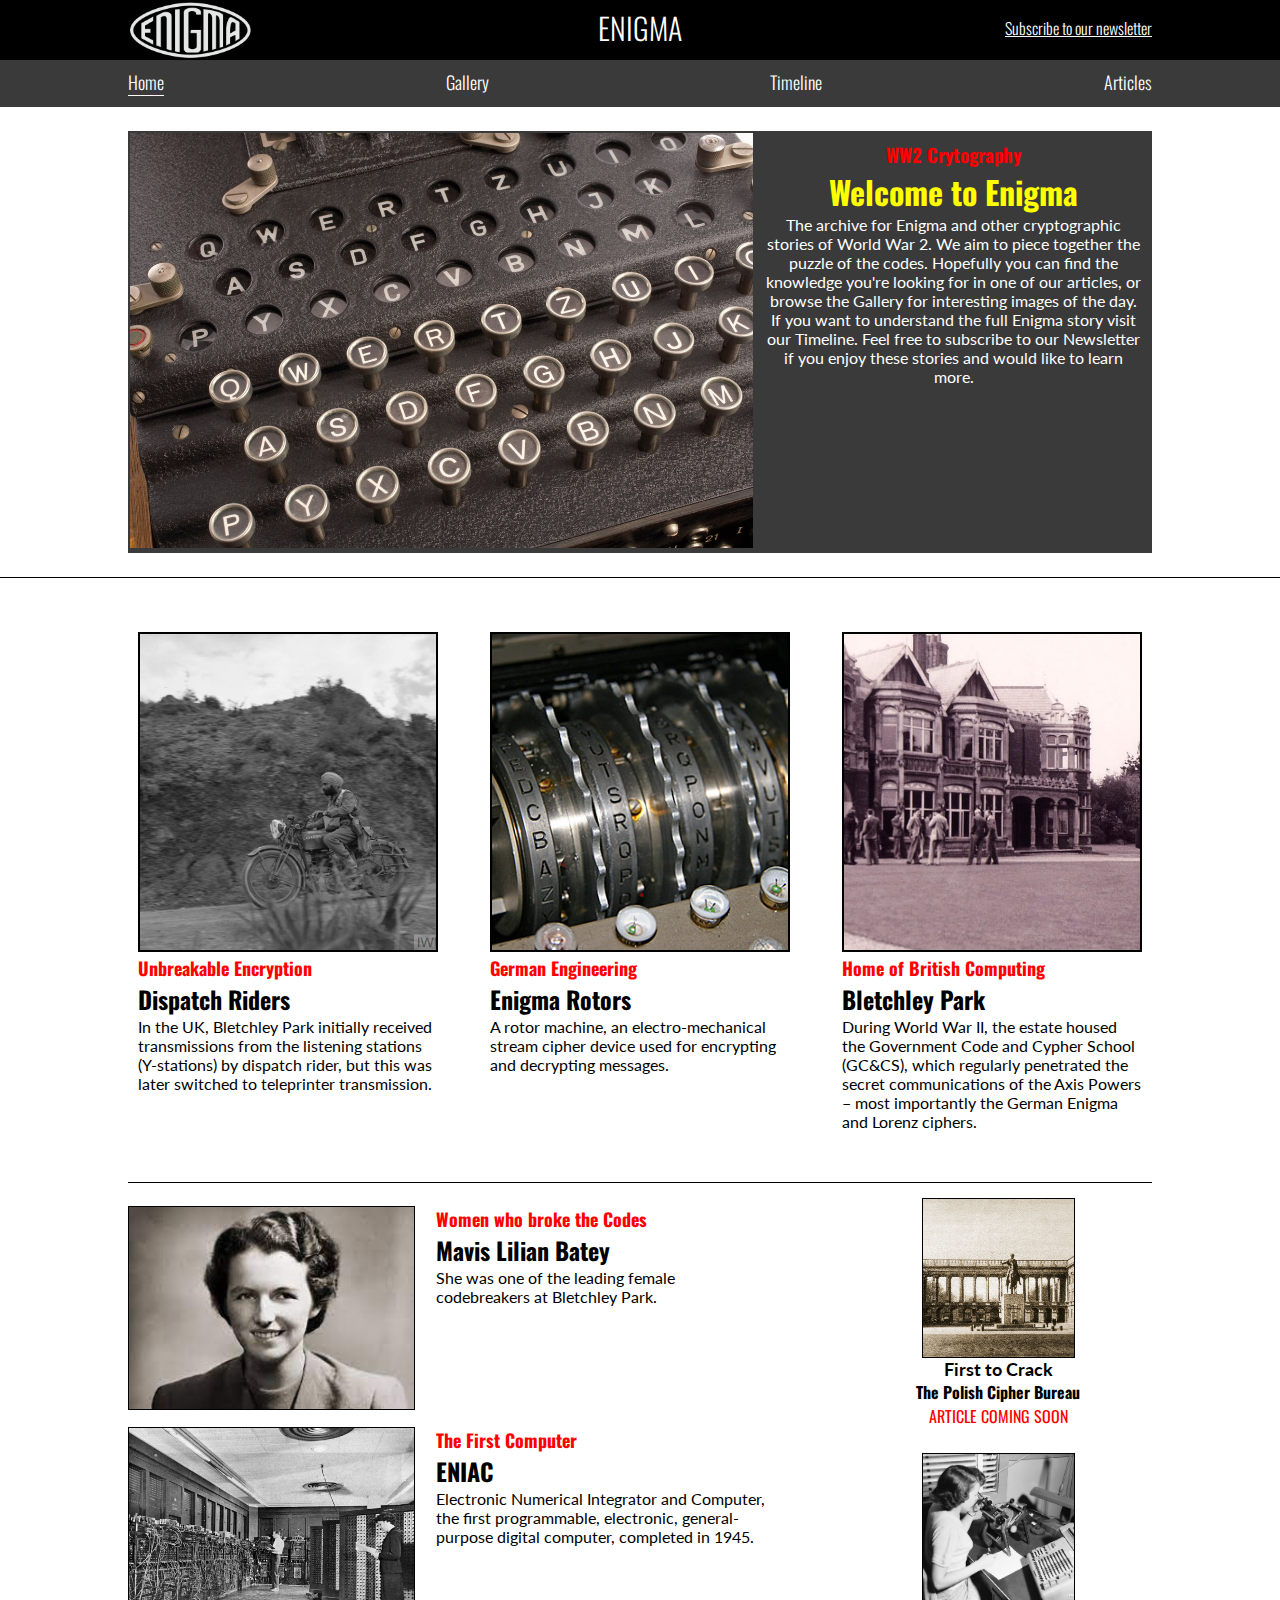
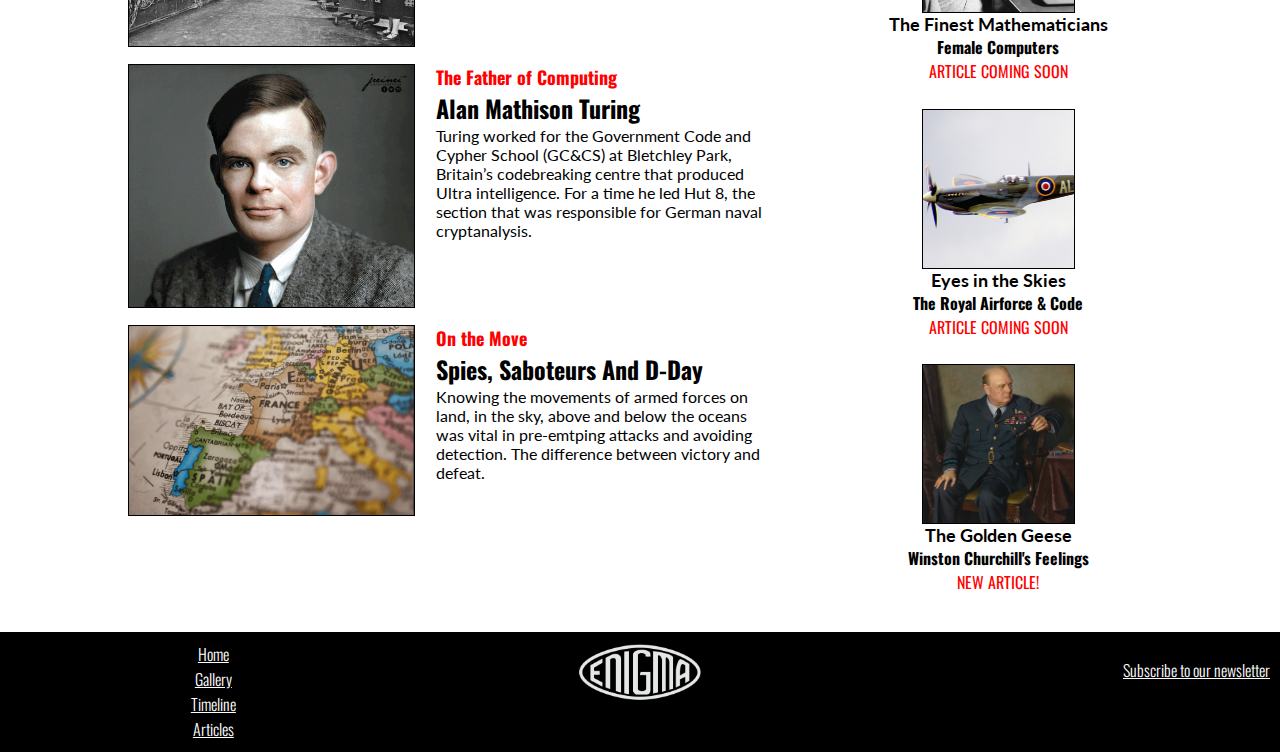
<file: index.html>
<!DOCTYPE html>
<html lang="en">

<head>
    <meta charset="UTF-8">
    <meta http-equiv="X-UA-Compatible" content="IE=edge">
    <meta name="viewport" content="width=device-width, initial-scale=1.0">
    <meta name="description" content="Enigma Code Breaking Historical Site">
    <meta name="keywords" content="Enigma, code, ww2, world war 2, history">

    <link rel="stylesheet" href="assets/css/style.css">
    <title>Enigma</title>
</head>

<body>

    <!-- Standard Header for all Pages -->
    <header class="flex-container-header">
        <div>
            <a href="index.html">
                <img class="logo" src="assets/images/logo_2_comp.png" alt="Enigma Logo">
            </a>
        </div>
        <div>
            <p>ENIGMA</p>
        </div>
        <div>
            <a href="subscribe.html" class="subscribe">
                Subscribe to our newsletter
            </a>
        </div>
    </header>

    <!-- Standard Navbar for all Pages - active page underline changes to reflect current page -->
    <nav class="navbar">
        <ul>
            <li>
                <a href="index.html" class="active">Home</a>
            </li>
            <li>
                <a href="gallery.html">Gallery</a>
            </li>
            <li>
                <a href="timeline.html">Timeline</a>
            </li>
            <li>
                <a href="articles.html">Articles</a>
            </li>
        </ul>
    </nav>

    <br>

    <!-- Hero Image with some titles and text and links to an article page -->
    <section id="section_1">
        <div id="hero_div">
            <img id="hero" src="assets/images/hero_enigmamachine_comp.jpg" alt="Enigma Machine Close Up">
        </div>
        <div id="hero_div_text">
            <h3>WW2 Crytography</h3>
            <h1>Welcome to Enigma</h1>
            <p>The archive for Enigma and other cryptographic stories of World War 2. We aim to piece together the puzzle of the codes.
            Hopefully you can find the knowledge you're looking for in one of our articles, or browse the Gallery for interesting
            images of the day. If you want to understand the full Enigma story visit our Timeline. Feel free to subscribe to our
            Newsletter if you enjoy these stories and would like to learn more.</p>
        </div>
    </section>

    <br>

    <hr>
    
    <br>

    <section id="section_2">
        
        <div class="article_intro_2">
            <a class="photo_sec_2a" href="articles/1a_dispatch_rider.html">
                <img class="photo_sec_2b" id="dispatch_rider" src="assets/images/homepage/2a_dispatch_rider.jpg" alt="Dispatch Rider">
            </a>
            <div class="section_2_text">
                <h1>Unbreakable Encryption</h1>
                <h2>Dispatch Riders</h2>
                <p>In the UK, Bletchley Park initially received transmissions from the listening stations (Y-stations) by
                    dispatch rider,
                    but this was later switched to teleprinter transmission.
                </p>
            </div>
        </div>
        
        <div class="article_intro_2">
            <a class="photo_sec_2a" href="articles/1b_enigma_rotor_set.html">
                <img class="photo_sec_2b" id="enigma_rotors" src="assets/images/homepage/2b_enigma_rotor_set.jpg" alt="Enigma Rotors">
            </a>
            <div class="section_2_text">
                <h1>German Engineering</h1>
                <h2>Enigma Rotors</h2>
                <p>A rotor machine, an electro-mechanical stream cipher device used for encrypting and decrypting messages.
                </p>
            </div>
        </div>
        <div class="article_intro_2">
            <a class="photo_sec_2a" href="articles/1c_bletchley_park.html">
                <img class="photo_sec_2b" id="bletchley_park" src="assets/images/homepage/2c_bletchley_park.jpeg" alt="Bletchley Park">
            </a>
            <div class="section_2_text">
                <h1>Home of British Computing</h1>
                <h2>Bletchley Park</h2>
                <p>During World War II, the estate housed the Government Code and Cypher School (GC&CS), which regularly
                    penetrated the
                    secret communications of the Axis Powers – most importantly the German Enigma and Lorenz ciphers.
                </p>
            </div>
        </div>
    </section>

    <section id="bottom_section">
        <section id="section_3">
            <hr>
            <div class="article_intro_3">
                <a class="photo_sec_3a" href="articles/2a_mavis_batey.html">
                    <img class="photo_sec_3b" id="mavis_batey" src="assets/images/homepage/3a_mavis_batey.jpeg" alt="Mavis Batey">
                </a>
                <div class="text_sec_3">
                    <h1>Women who broke the Codes</h1>
                    <h2>Mavis Lilian Batey</h2>
                    <p>She was one of the leading female codebreakers at Bletchley Park.</p>
                </div>
            </div>
            <div class="article_intro_3">
                <a class="photo_sec_3a" href="articles/2b_eniac.html">
                    <img class="photo_sec_3b" id="eniac" src="assets/images/homepage/3b_eniac.jpg" alt="ENIAC">
                </a>
                <div class="text_sec_3">
                    <h1>The First Computer</h1>
                    <h2>ENIAC</h2>
                    <p>Electronic Numerical Integrator and Computer, the first programmable, electronic, general-purpose digital computer, completed in 1945.</p>
                </div>
            </div>
            <div class="article_intro_3">
                <a class="photo_sec_3a" href="articles/2c_alan_turing.html">
                    <img class="photo_sec_3b" id="alan_turing" src="assets/images/homepage/3c_alan_turing.png" alt="Alan Mathison Turing">
                </a>
                <div class="text_sec_3">
                    <h1>The Father of Computing</h1>
                    <h2>Alan Mathison Turing</h2>
                    <p>Turing worked for the Government Code and Cypher School (GC&CS) at Bletchley Park, Britain’s codebreaking centre that
                    produced Ultra intelligence. For a time he led Hut 8, the section that was responsible for German naval cryptanalysis.</p>
                </div>
            </div>
            <div class="article_intro_3">
                <a class="photo_sec_3a" href="articles/3a_movements_in_europe.html">
                    <img class="photo_sec_3b" id="europe_map" src="assets/images/homepage/3d_europe_map.png" alt="Map of Europe">
                </a>
                <div class="text_sec_3">
                    <h1>On the Move</h1>
                    <h2>Spies, Saboteurs And D-Day</h2>
                    <p>Knowing the movements of armed forces on land, in the sky, above and below the oceans was vital in pre-emtping attacks and avoiding detection. The difference between victory and defeat.</p>
                </div>
            </div>
        </section>

        <!-- Aside Section -->

        <section id="section_4">
            <hr>
            <div class="article_intro_4">
                <div class="photo_sec_4a">
                    <img class="photo_sec_4b" id="cipher_bureau" src="assets/images/homepage/4a_saxon_palace.jpg" alt="Polish Cipher Bureau">
                </div>
                <div class="text_sec_4">
                    <h1>First to Crack</h1>
                    <h2>The Polish Cipher Bureau</h2>
                    <h3>ARTICLE COMING SOON</h3>
                </div>
            </div>
            <br>
            <div class="article_intro_4">
                <div class="photo_sec_4a">
                    <img class="photo_sec_4b" id="female_computer" src="assets/images/homepage/4b_female_computer.jpg" alt="Female Computer">
                </div>
                <div class="text_sec_4">
                    <h1>The Finest Mathematicians</h1>
                    <h2>Female Computers</h2>
                    <h3>ARTICLE COMING SOON</h3>
                </div>
            </div>
            <br>
            <div class="article_intro_4">
                <div class="photo_sec_4a">
                    <img class="photo_sec_4b" id="raf" src="assets/images/homepage/4c_raf.jpg" alt="An RAF spitfire">
                </div>
                <div class="text_sec_4">
                    <h1>Eyes in the Skies</h1>
                    <h2>The Royal Airforce & Code</h2>
                    <h3>ARTICLE COMING SOON</h3>
                </div>
            </div>
            <br>
            <div class="article_intro_4">
                <a class="photo_sec_4a" href="articles/3c_winston_churchill.html">
                    <img class="photo_sec_4b" id="winston_churchill" src="assets/images/homepage/4d_winston_churchill.jpg" alt="Winston Churchill">
                </a>
                <div class="text_sec_4">
                    <h1>The Golden Geese</h1>
                    <h2>Winston Churchill's Feelings</h2>
                    <h3>NEW ARTICLE!</h3>
                </div>
            </div>
        </section>
    </section>

    <br>
    <br>

    <!-- Standard Footer - shared across all pages -->
    <footer class="flex-container-footer">
        <div>
            <ul>
                <li>
                    <a href="index.html">Home</a>
                </li>
                <li>
                    <a href="gallery.html">Gallery</a>
                </li>
                <li>
                    <a href="timeline.html">Timeline</a>
                </li>
                <li>
                    <a href="articles.html">Articles</a>
                </li>
            </ul>
        </div>
        <div>
            <a href="index.html">
                <img class="footer_logo" src="assets/images/logo_2_comp.png" alt="Enigma Logo">
            </a>
        </div>
        <div>
            <a href="subscribe.html" class="subscribe">
                Subscribe to our newsletter
            </a>
        </div>
    </footer>
</body>

</html>
</file>
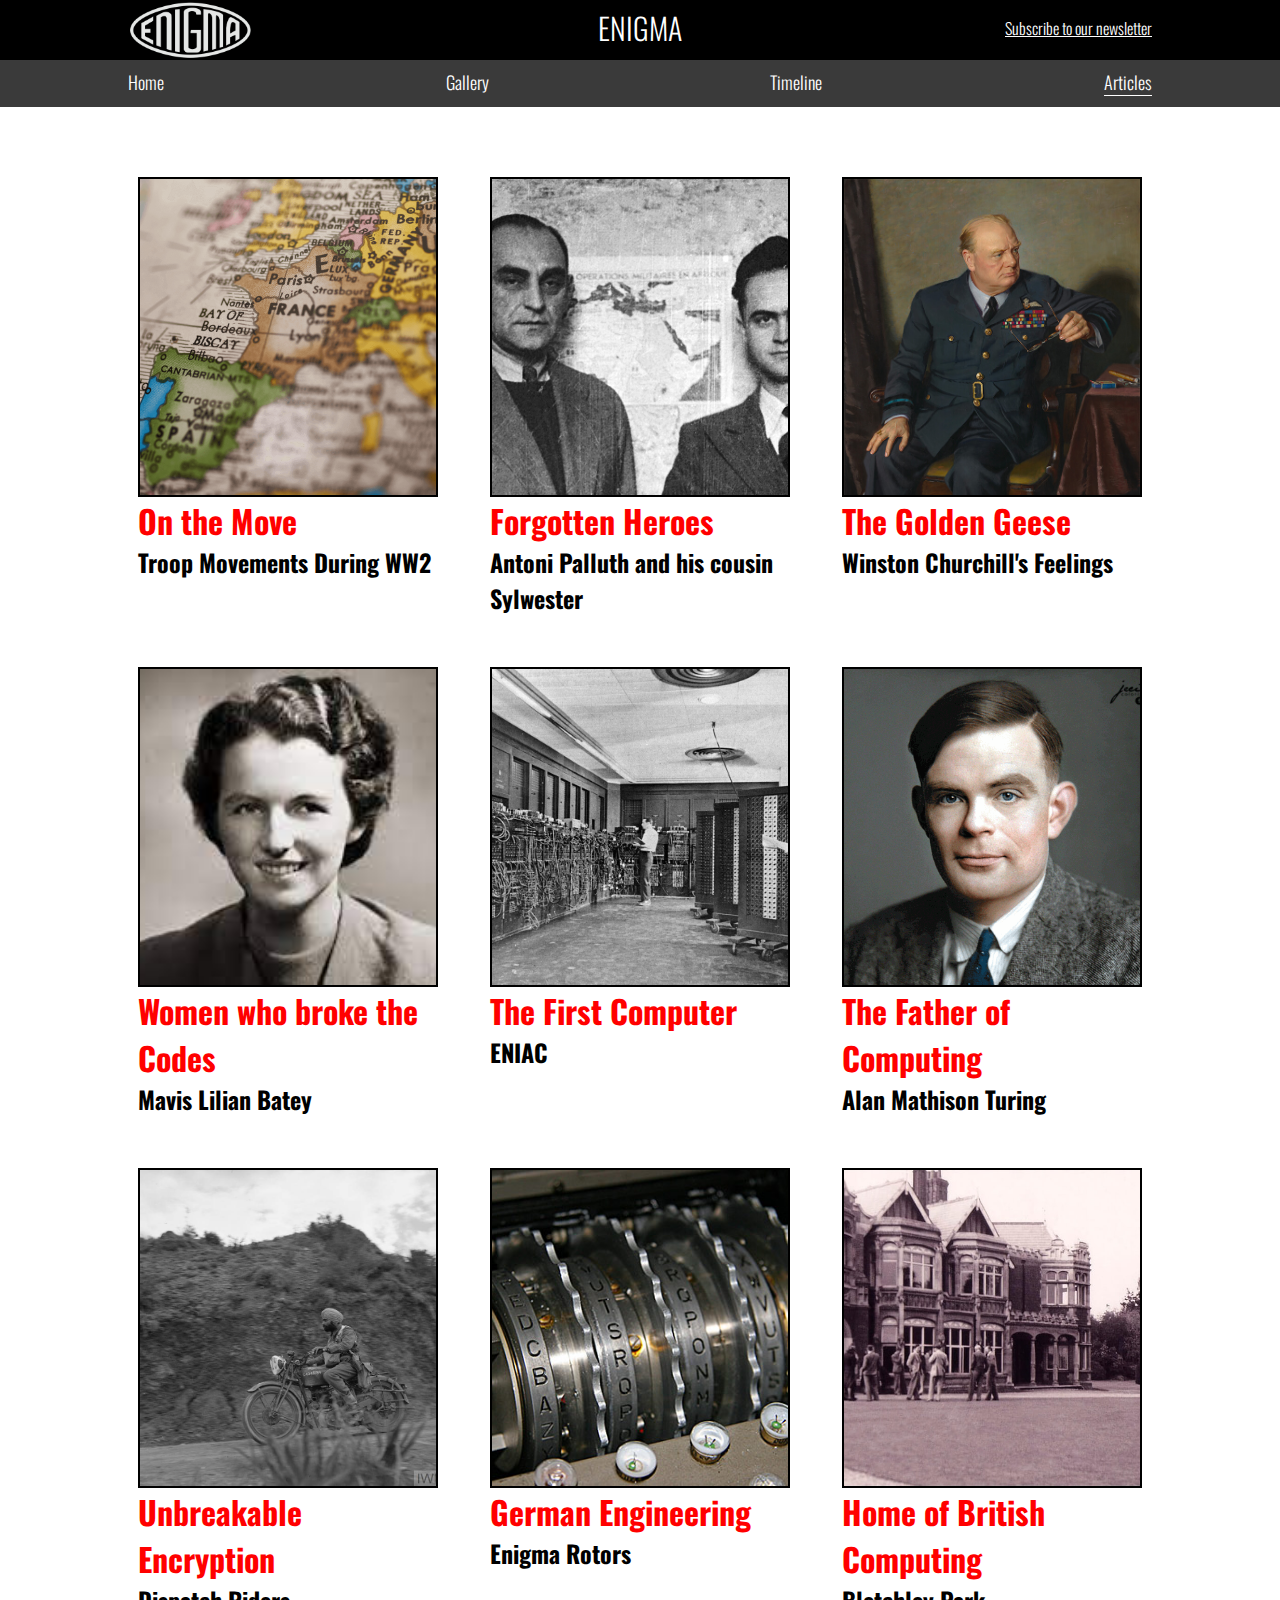
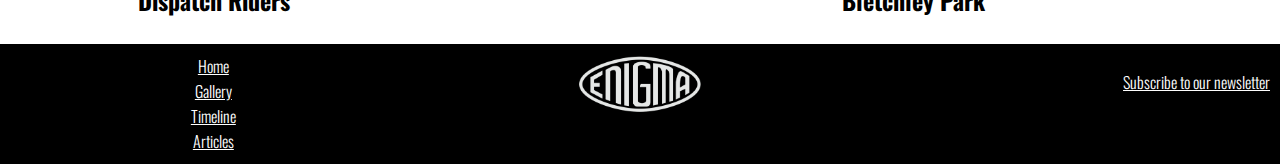
<file: articles.html>
<!DOCTYPE html>
<html lang="en">

<head>
    <meta charset="UTF-8">
    <meta http-equiv="X-UA-Compatible" content="IE=edge">
    <meta name="viewport" content="width=device-width, initial-scale=1.0">
    <meta name="description" content="Enigma Code Breaking Historical Site">
    <meta name="keywords" content="Enigma, code, ww2, world war 2, history">

    <link rel="stylesheet" href="assets/css/style.css">
    <title>Enigma</title>
</head>

<body>

    <!-- Standard Header for all Pages -->
    <header class="flex-container-header">
        <div>
            <a href="index.html">
                <img class="logo" src="assets/images/logo_2_comp.png" alt="Enigma Logo">
            </a>
        </div>
        <div>
            <p>ENIGMA</p>
        </div>
        <div>
            <a href="subscribe.html" class="subscribe">
                Subscribe to our newsletter
            </a>
        </div>
    </header>

    <!-- Standard Navbar for all Pages - active page underline changes to reflect current page -->
    <nav class="navbar">
        <ul>
            <li>
                <a href="index.html">Home</a>
            </li>
            <li>
                <a href="gallery.html">Gallery</a>
            </li>
            <li>
                <a href="timeline.html">Timeline</a>
            </li>
            <li>
                <a href="articles.html" class="active">Articles</a>
            </li>
        </ul>
    </nav>

    <!-- Heading for Page -->
    <h1>Articles Archive</h1>
    <h2>All your favourite articles in one place</h2>
    <br>

    <!-- Flex Grid of Articles -->
    <div class="articles_grid">
        <div class="article_row">
            <a class="article_row_item" href="articles/3a_movements_in_europe.html">
                <div class="article_pic_bounding">
                    <img class="article_pic" id="europe_map" src="assets/images/homepage/3d_europe_map.png"
                        alt="Troop Movements During WW2">
                </div>
                <h1>On the Move</h1>
                <h2>Troop Movements During WW2</h2>
            </a>
            <a class="article_row_item" href="articles/3b_forgotten_heroes.html">
                <div class="article_pic_bounding">
                    <img class="article_pic" id="forgotten_heroes" src="assets/images/gallery/11-forgotten_heroes.png"
                        alt="Forgotten Heroes">
                </div>
                <h1>Forgotten Heroes</h1>
                <h2>Antoni Palluth and his cousin Sylwester</h2>
            </a>
            <a class="article_row_item" href="articles/3c_winston_churchill.html">
                <div class="article_pic_bounding">
                    <img class="article_pic" id="winston_churchill" src="assets/images/homepage/4d_winston_churchill.jpg"
                        alt="Winston Churchill">
                </div>
                <h1>The Golden Geese</h1>
                <h2>Winston Churchill's Feelings</h2>
            </a>
        </div>
        <div class="article_row">
            <a class="article_row_item" href="articles/2a_mavis_batey.html">
                <div class="article_pic_bounding">
                    <img class="article_pic" id="mavis_batey" src="assets/images/homepage/3a_mavis_batey.jpeg"
                        alt="Mavis Lilian Batey">
                </div>
                <h1>Women who broke the Codes</h1>
                <h2>Mavis Lilian Batey</h2>
            </a>
            <a class="article_row_item" href="articles/2b_eniac.html">
                <div class="article_pic_bounding">
                    <img class="article_pic" id="eniac" src="assets/images/homepage/3b_eniac.jpg"
                        alt="ENIAC">
                </div>
                <h1>The First Computer</h1>
                <h2>ENIAC</h2>
            </a>
            <a class="article_row_item" href="articles/2c_alan_turing.html">
                <div class="article_pic_bounding">
                    <img class="article_pic" id="alan_turing" src="assets/images/homepage/3c_alan_turing.png"
                        alt="Alan Mathison Turing">
                </div>
                <h1>The Father of Computing</h1>
                <h2>Alan Mathison Turing</h2>
            </a>
        </div>
        <div class="article_row">
            <a class="article_row_item" href="articles/1a_dispatch_rider.html">
                <div class="article_pic_bounding">
                    <img class="article_pic" id="dispatch_rider" src="assets/images/homepage/2a_dispatch_rider.jpg"
                        alt="Dispatch Rider">
                </div>
                <h1>Unbreakable Encryption</h1>
                <h2>Dispatch Riders</h2>
            </a>
            <a class="article_row_item" href="articles/1b_enigma_rotor_set.html">
                <div class="article_pic_bounding">
                    <img class="article_pic" id="enigma_rotors" src="assets/images/homepage/2b_enigma_rotor_set.jpg"
                        alt="Enigma Rotors">
                </div>
                <h1>German Engineering</h1>
                <h2>Enigma Rotors</h2>
            </a>
            <a class="article_row_item" href="articles/1c_bletchley_park.html">
                <div class="article_pic_bounding">
                    <img class="article_pic" id="bletchley_park" src="assets/images/homepage/2c_bletchley_park.jpeg"
                        alt="Bletchley Park">
                </div>
                <h1>Home of British Computing</h1>
                <h2>Bletchley Park</h2>
            </a>
        </div>
    </div>

    <!-- Standard Footer - shared across all pages -->
    <footer class="flex-container-footer">
        <div>
            <ul>
                <li>
                    <a href="index.html">Home</a>
                </li>
                <li>
                    <a href="gallery.html">Gallery</a>
                </li>
                <li>
                    <a href="timeline.html">Timeline</a>
                </li>
                <li>
                    <a href="articles.html">Articles</a>
                </li>
            </ul>
        </div>
        <div>
            <a href="index.html">
                <img class="footer_logo" src="assets/images/logo_2_comp.png" alt="Enigma Logo">
            </a>
        </div>
        <div>
            <a href="subscribe.html" class="subscribe">
                Subscribe to our newsletter
            </a>
        </div>
    </footer>
</file>
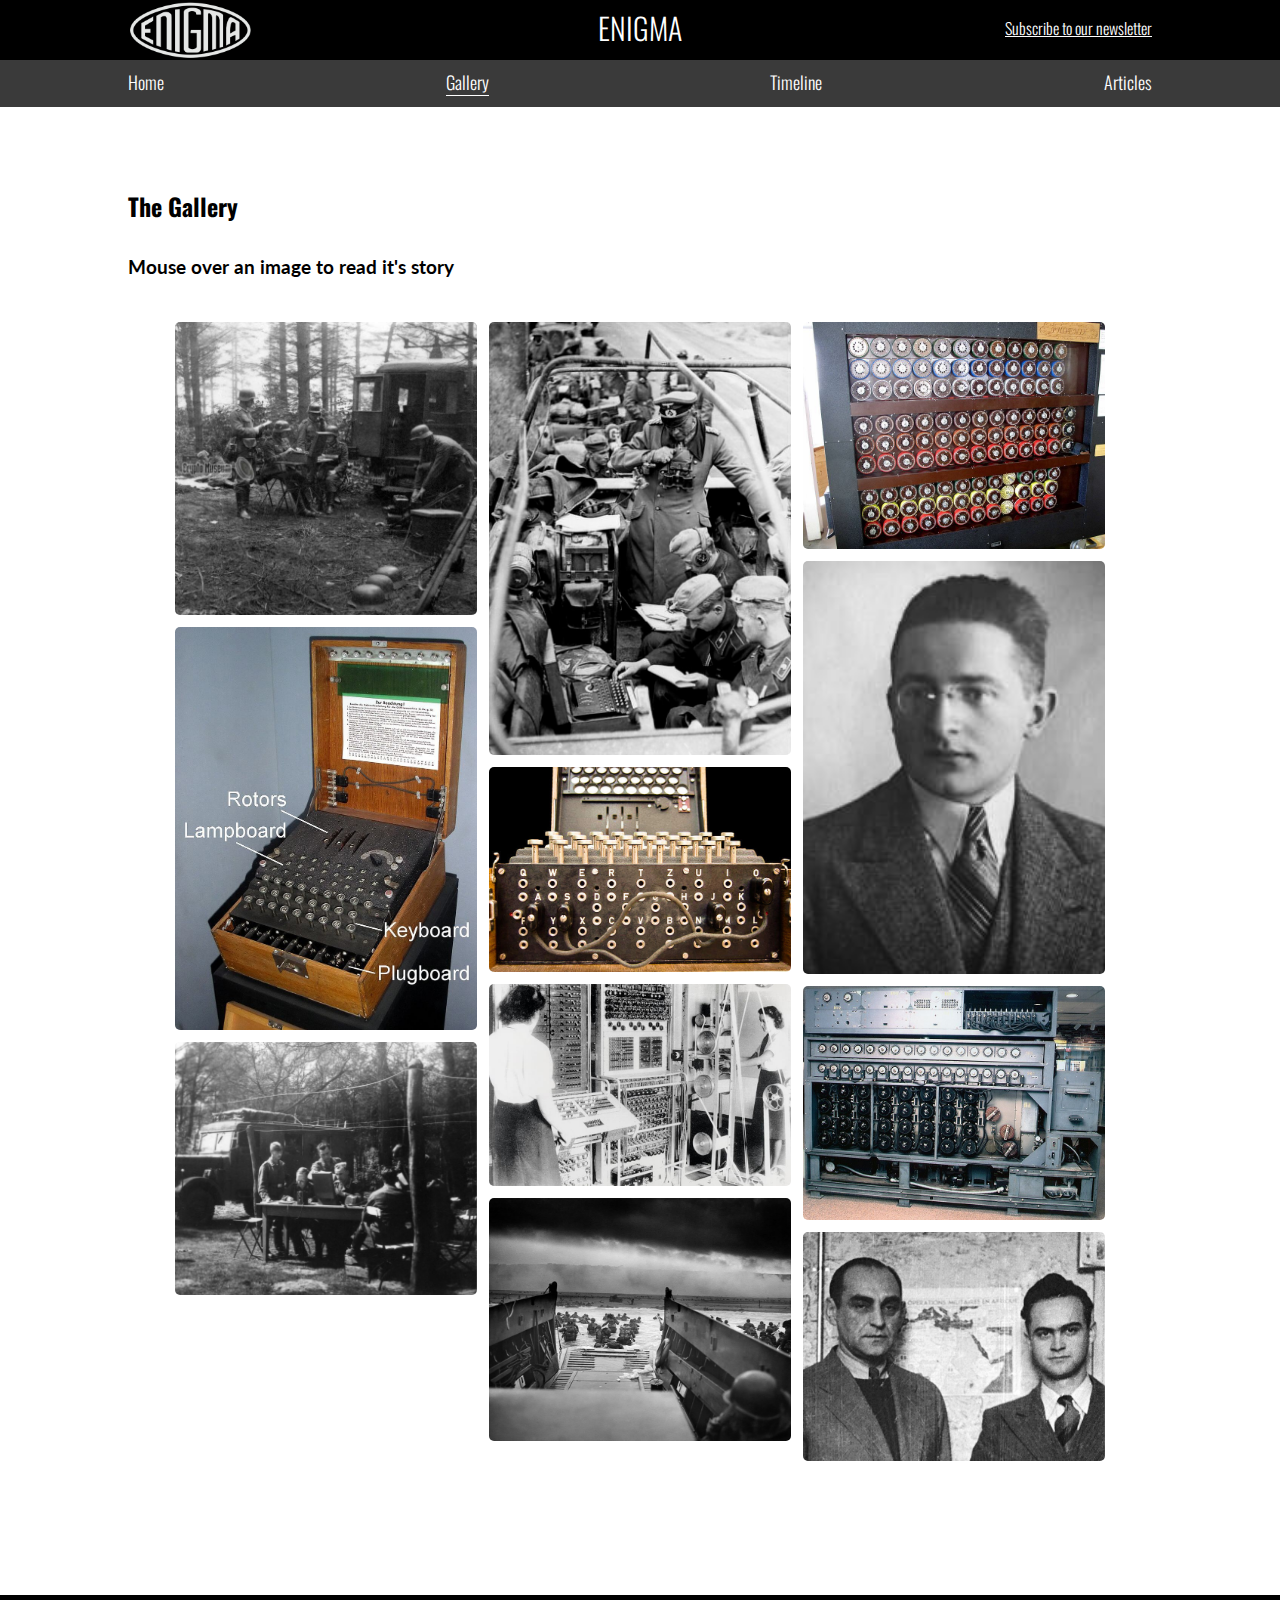
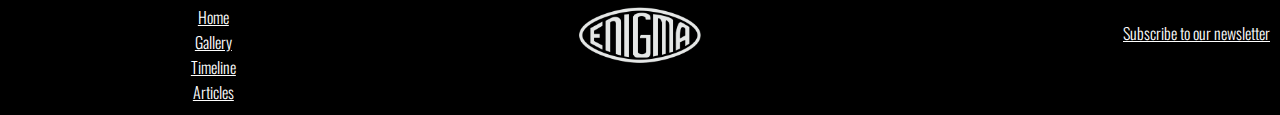
<file: gallery.html>
<!DOCTYPE html>
<html lang="en">

<head>
    <meta charset="UTF-8">
    <meta http-equiv="X-UA-Compatible" content="IE=edge">
    <meta name="viewport" content="width=device-width, initial-scale=1.0">
    <meta name="description" content="Enigma Code Breaking Historical Site">
    <meta name="keywords" content="Enigma, code, ww2, world war 2, history">

    <link rel="stylesheet" href="assets/css/style.css">
    <title>Enigma</title>
</head>

<body>

    <!-- Standard Header for all Pages -->
    <header class="flex-container-header">
        <div>
            <a href="index.html">
                <img class="logo" src="assets/images/logo_2_comp.png" alt="Enigma Logo">
            </a>
        </div>
        <div>
            <p>ENIGMA</p>
        </div>
        <div>
            <a href="subscribe.html" class="subscribe">
                Subscribe to our newsletter
            </a>
        </div>
    </header>

    <!-- Standard Navbar for all Pages - active page underline changes to reflect current page -->
    <nav class="navbar">
        <ul>
            <li>
                <a href="index.html">Home</a>
            </li>
            <li>
                <a href="gallery.html" class="active">Gallery</a>
            </li>
            <li>
                <a href="timeline.html">Timeline</a>
            </li>
            <li>
                <a href="articles.html">Articles</a>
            </li>
        </ul>
    </nav>

    <!-- Gallery Wall -->

    <div class="gallery-container">
        <h2 class="title">The Gallery</h2>
        <h3>Mouse over an image to read it's story</h3>
        <br>
        <br>
        <div class="photo-gallery">
            <div class="gallery-column">
                <div class="photo">
                    <img src="assets/images/gallery/1-enigma_in_the_field.jpg" alt="Enigma in the field">
                    <div class="overlay">
                        <div class="text">Enigma in the Field 
                            <br>
                            <br> 
                            This image shows how a message was dispatched in the field. The photo was either taken during WWII or during a
                            training session shortly before the war. The operator is encrypting a message on an Enigma I. To his left a soldier is using a field telephone, whilst a dispatch rider is
                            taking down the encrypted message at his right. The despatch rider can be recognized by the leather message wallet he is
                            carrying at his waist belt.
                        </div>
                    </div>
                </div>
                <div class="photo" >
                    <img src="assets/images/gallery/6-enigma_machine_labeled.jpg" alt="Enigma Machine Labelled">
                    <div class="overlay">
                        <div class="text">Enigma Machine Labelled
                            <br>
                            <br>
                            The Enigma machine was used commercially from the early 1920s and was adopted by the militaries and governments of various countries—most famously, Nazi Germany.
                        </div>
                    </div>
                </div>
                <div class="photo">
                    <img src="assets/images/gallery/2-westfeldzug.jpg" alt="Westfeldzug 1940">
                    <div class="overlay">
                        <div class="text">Westfeldzug 1940
                            <br>
                            <br>
                            This image was taken in 1940 when the Germans were marching through
                            The Netherlands, Belgium and France. It clearly shows an Enigma machine being used in the field.
                            To the left of the Enigma is a field phone with an operator writing down the message as it is being decoded with the
                            Enigma. The people in the photograph all seem to be very relaxed and are not wearing helmets, suggesting that the picture was taken either very early in the war or far away from the
                            battle field.
                        </div>
                    </div>
                </div>
            </div>
            <div class="gallery-column">
                <div class="photo">
                    <img src="assets/images/gallery/3-guderian.jpg" alt="General Guderian">
                    <div class="overlay">
                        <div class="text">General Guderian
                            <br>
                            <br>
                            This shows General Heinz Guderian standing at the side of the road in the back of a military truck, watching
                            over his radio operator and cipher clerk whilst dictating a message. The photograph was taken by Erich Borchert in May
                            or June 1940, during a campaign in France. 
                            Despite the fact that it was strickly forbidden to photograph the wartime Army Enigma machine, it is visible in
                            the foreground. The Steckerbrett (plugboard) however, has been obscured by a white sheet of paper. 
                        </div>
                    </div>
                </div>
                <div class="photo">
                    <img src="assets/images/gallery/7-enigma-plugboard.jpg" alt="Enigma Plug Board">
                    <div class="overlay">
                        <div class="text">Enigma Plug Board
                            <br>
                            <br>
                            The plugboard (Steckerbrett) was positioned at the front of the machine, below the keys. In this photograph, two
                            pairs of letters have been swapped (A↔J and S↔O). During World War II, ten leads were used, leaving only six letters 'unsteckered'.
                        </div>
                    </div>
                </div>
                <div class="photo">
                    <img src="assets/images/gallery/5-colossus.jpg" alt="Colossus">
                    <div class="overlay">
                        <div class="text">Colossus
                            <br>
                            <br>
                            A Mark 2 Colossus computer. The ten Colossi were the world's first (semi-) programmable electronic computers, the first
                            having been built in 1943.
                        </div>
                    </div>
                </div>
                <div class="photo">
                    <img src="assets/images/gallery/10-omaha_beach.jpg" alt="Omaha Beach">
                    <div class="overlay">
                        <div class="text">Omaha Beach
                            <br>
                            <br>
                            Into the Jaws of Death: Men of the 16th Infantry Regiment, US 1st Infantry Division wading ashore on Omaha Beach on the
                            morning of 6 June 1944
                            Prior to the Normandy landings on D-Day in June 1944, the Allies knew the locations of all but two of Germany's
                            fifty-eight Western-front divisions because of decrypted messages.
                        </div>
                    </div>
                </div>
            </div>
            <div class="gallery-column">
                <div class="photo">
                    <img src="assets/images/gallery/4-rebuilt_bombe.jpg" alt="Rebuilt Bombe">
                    <div class="overlay">
                        <div class="text">Rebuilt Bombe
                            <br>
                            <br>
                            A working bombe, rebuilt by a team led by John Harper[100] and switched on by the Duke of Kent, patron of
                            the British Computer Society, on 17 July 2008. This is now located at The National Museum of Computing in Block H on
                            Bletchley Park. After Rejewski's characteristics method became useless, he invented an electro-mechanical device that was dubbed the
                            bomba kryptologiczna or cryptologic bomb. 
                        </div>
                    </div>
                </div>
                <div class="photo">
                    <img src="assets/images/gallery/8-marian_rejewski_1932.jpg" alt="Marian Rejewski">
                    <div class="overlay">
                        <div class="text">Marian Rejewski
                            <br>
                            <br>
                            Marian Rejewski quickly spotted the Germans' major procedural weaknesses of specifying a single indicator setting
                            (Grundstellung) for all messages on a network for a day, and repeating the operator's chosen message key in the
                            enciphered 6-letter indicator. Those procedural mistakes allowed Rejewski to decipher the message keys without knowing
                            any of the machine's wirings.
                        </div>
                    </div>
                </div>
                <div class="photo">
                    <img src="assets/images/gallery/9-us_bombe.jpg" alt="US Navy Bombe">
                    <div class="overlay">
                        <div class="text">US Navy Bombe
                            <br>
                            <br>
                            The US Navy bombes used drums for the Enigma rotors in much the same way as the British bombes, but were very much
                            faster. The first machine was completed and tested on 3 May 1943. Soon these bombes were more available than the British
                            bombes at Bletchley Park and its outstations, and as a consequence they were put to use for Hut 6 as well as Hut 8
                            work. A total of 121 Navy bombes were produced.
                        </div>
                    </div>
                </div>
                <div class="photo">
                    <img src="assets/images/gallery/11-forgotten_heroes.png" alt="Forgotten Heroes">
                    <div class="overlay">
                        <div class="text">Forgotten Heroes
                            <br>
                            <br>
                            Polish codebreakers Antoni Palluth (left) and his cousin Sylwester stand in front of a chart of North African military
                            operations in 1942, when they were working with French intelligence officer Gustave Bertrand in southern France. Credit:
                            Anna Zygalska-Cannon.
                        </div>
                    </div>
                </div>
            </div>
        </div>
    </div>

    <!-- Standard Footer - shared across all pages -->
    <footer class="flex-container-footer">
        <div>
            <ul>
                <li>
                    <a href="index.html">Home</a>
                </li>
                <li>
                    <a href="gallery.html">Gallery</a>
                </li>
                <li>
                    <a href="timeline.html">Timeline</a>
                </li>
                <li>
                    <a href="articles.html">Articles</a>
                </li>
            </ul>
        </div>
        <div>
            <a href="index.html">
                <img class="footer_logo" src="assets/images/logo_2_comp.png" alt="Enigma Logo">
            </a>
        </div>
        <div>
            <a href="subscribe.html" class="subscribe">
                Subscribe to our newsletter
            </a>
        </div>
    </footer>
</body>
</file>
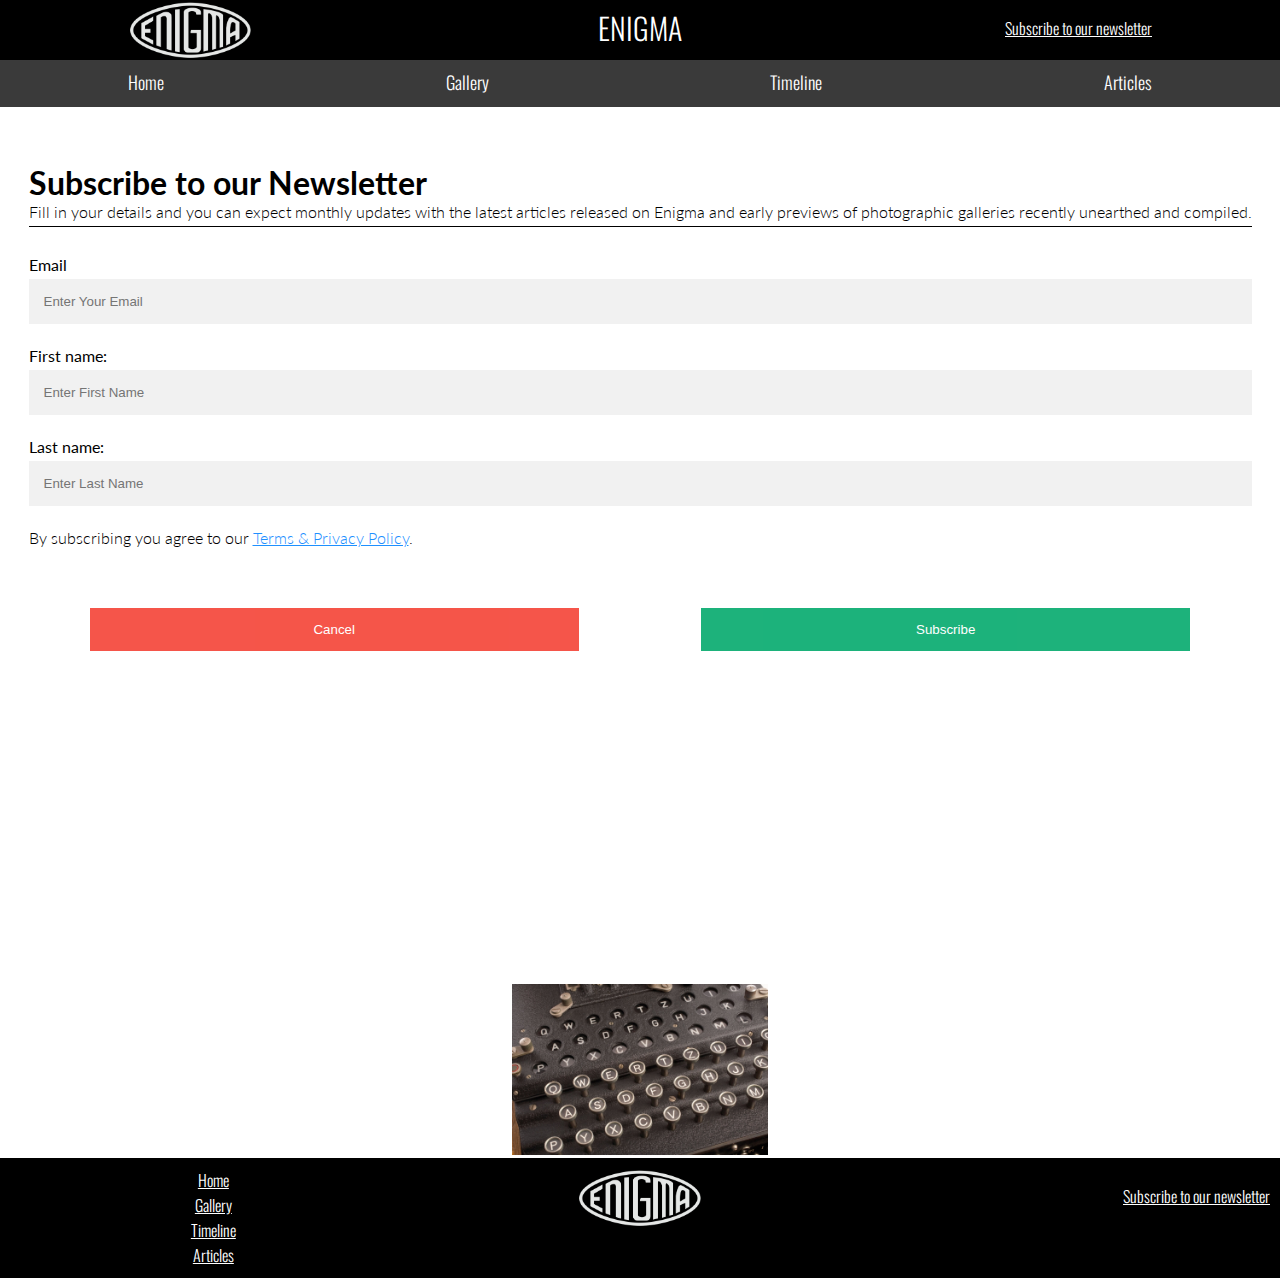
<file: subscribe.html>
<!DOCTYPE html>
<html lang="en">

<head>
    <meta charset="UTF-8">
    <meta http-equiv="X-UA-Compatible" content="IE=edge">
    <meta name="viewport" content="width=device-width, initial-scale=1.0">
    <meta name="description" content="Enigma Code Breaking Historical Site">
    <meta name="keywords" content="Enigma, code, ww2, world war 2, history">

    <link rel="stylesheet" href="assets/css/style.css">
    <title>Enigma</title>
</head>

<body>

    <!-- Standard Header for all Pages -->
    <header class="flex-container-header">
        <div>
            <a href="index.html">
                <img class="logo" src="assets/images/logo_2_comp.png" alt="Enigma Logo">
            </a>
        </div>
        <div>
            <p>ENIGMA</p>
        </div>
        <div>
            <a href="subscribe.html" class="subscribe">
                Subscribe to our newsletter
            </a>
        </div>
    </header>

    <!-- Standard Navbar for all Pages - active page underline changes to reflect current page -->
    <nav class="navbar">
        <ul>
            <li>
                <a href="index.html">Home</a>
            </li>
            <li>
                <a href="gallery.html">Gallery</a>
            </li>
            <li>
                <a href="timeline.html">Timeline</a>
            </li>
            <li>
                <a href="articles.html">Articles</a>
            </li>
        </ul>
    </nav>

    <br>

    <form class="form-text" method="POST" action="https://formdump.codeinstitute.net/">
        <div class="subscribe_div">
            <h1>Subscribe to our Newsletter</h1>
            <p>Fill in your details and you can expect monthly updates with the latest articles released on Enigma and early previews of photographic galleries recently unearthed and compiled.</p>
            <hr>
            <br>
        
            <label for="email"><b>Email</b></label>
            <input type="text" placeholder="Enter Your Email" name="email" id="email" required>
        
            <label for="fname"><b>First name:</b></label>
            <input type="text" placeholder="Enter First Name" name="Fname" id="fname" required>
        
            <label for="lname"><b>Last name:</b></label>
            <input type="text" placeholder="Enter Last Name" name="Lname" id="lname" required>
        
            <p>By subscribing you agree to our <a href="#" style="color:dodgerblue">Terms & Privacy Policy</a>.</p>
        
            <div class="buttons">
                <button type="button" class="cancelbtn">Cancel</button>
                <button type="submit" class="signupbtn">Subscribe</button>
            </div>
        </div>
    </form>
    
    <img id="subscribe_image" src="assets/images/hero_enigmamachine_comp.jpg" alt="Enigma Machine Close Up">



    <!-- Standard Footer - shared across all pages -->
    <footer class="flex-container-footer">
        <div>
            <ul>
                <li>
                    <a href="index.html">Home</a>
                </li>
                <li>
                    <a href="gallery.html">Gallery</a>
                </li>
                <li>
                    <a href="timeline.html">Timeline</a>
                </li>
                <li>
                    <a href="articles.html">Articles</a>
                </li>
            </ul>
        </div>
        <div>
            <a href="index.html">
                <img class="footer_logo" src="assets/images/logo_2_comp.png" alt="Enigma Logo">
            </a>
        </div>
        <div>
            <a href="subscribe.html" class="subscribe">
                Subscribe to our newsletter
            </a>
        </div>
    </footer>
</file>
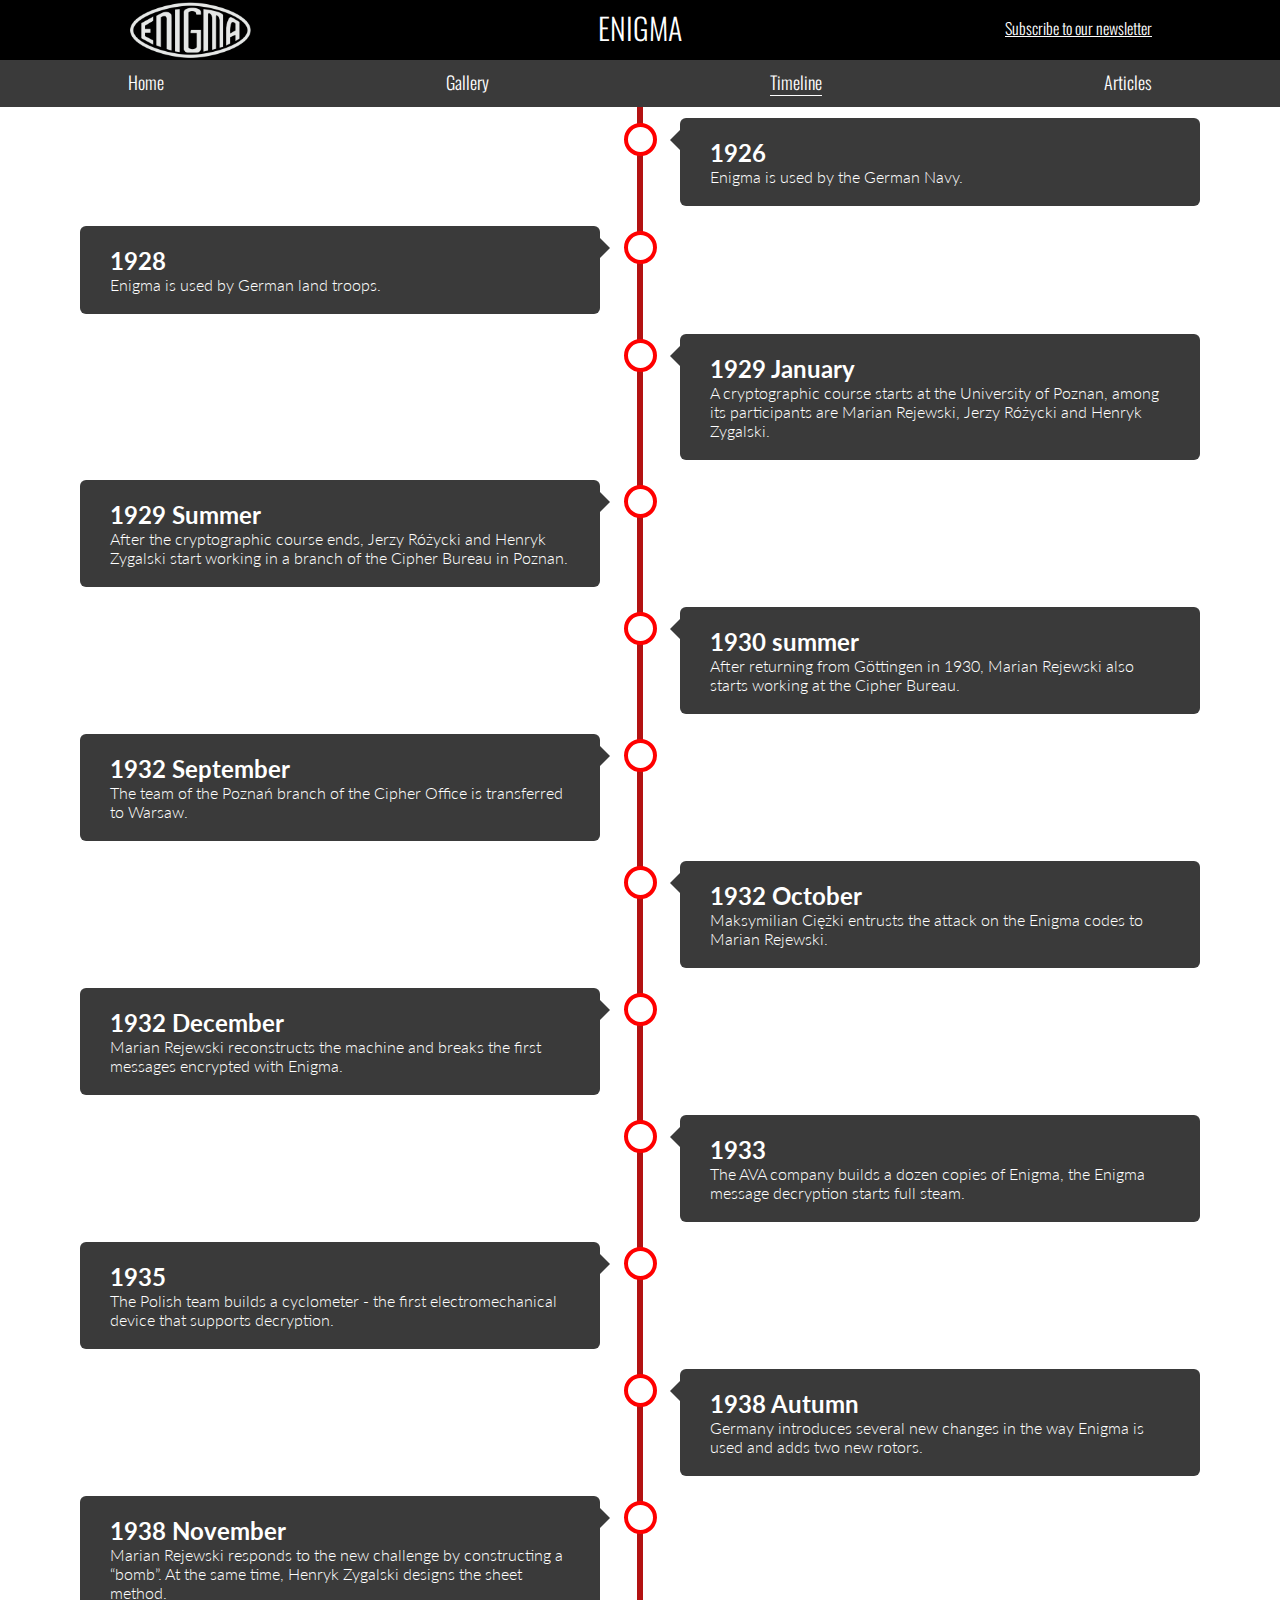
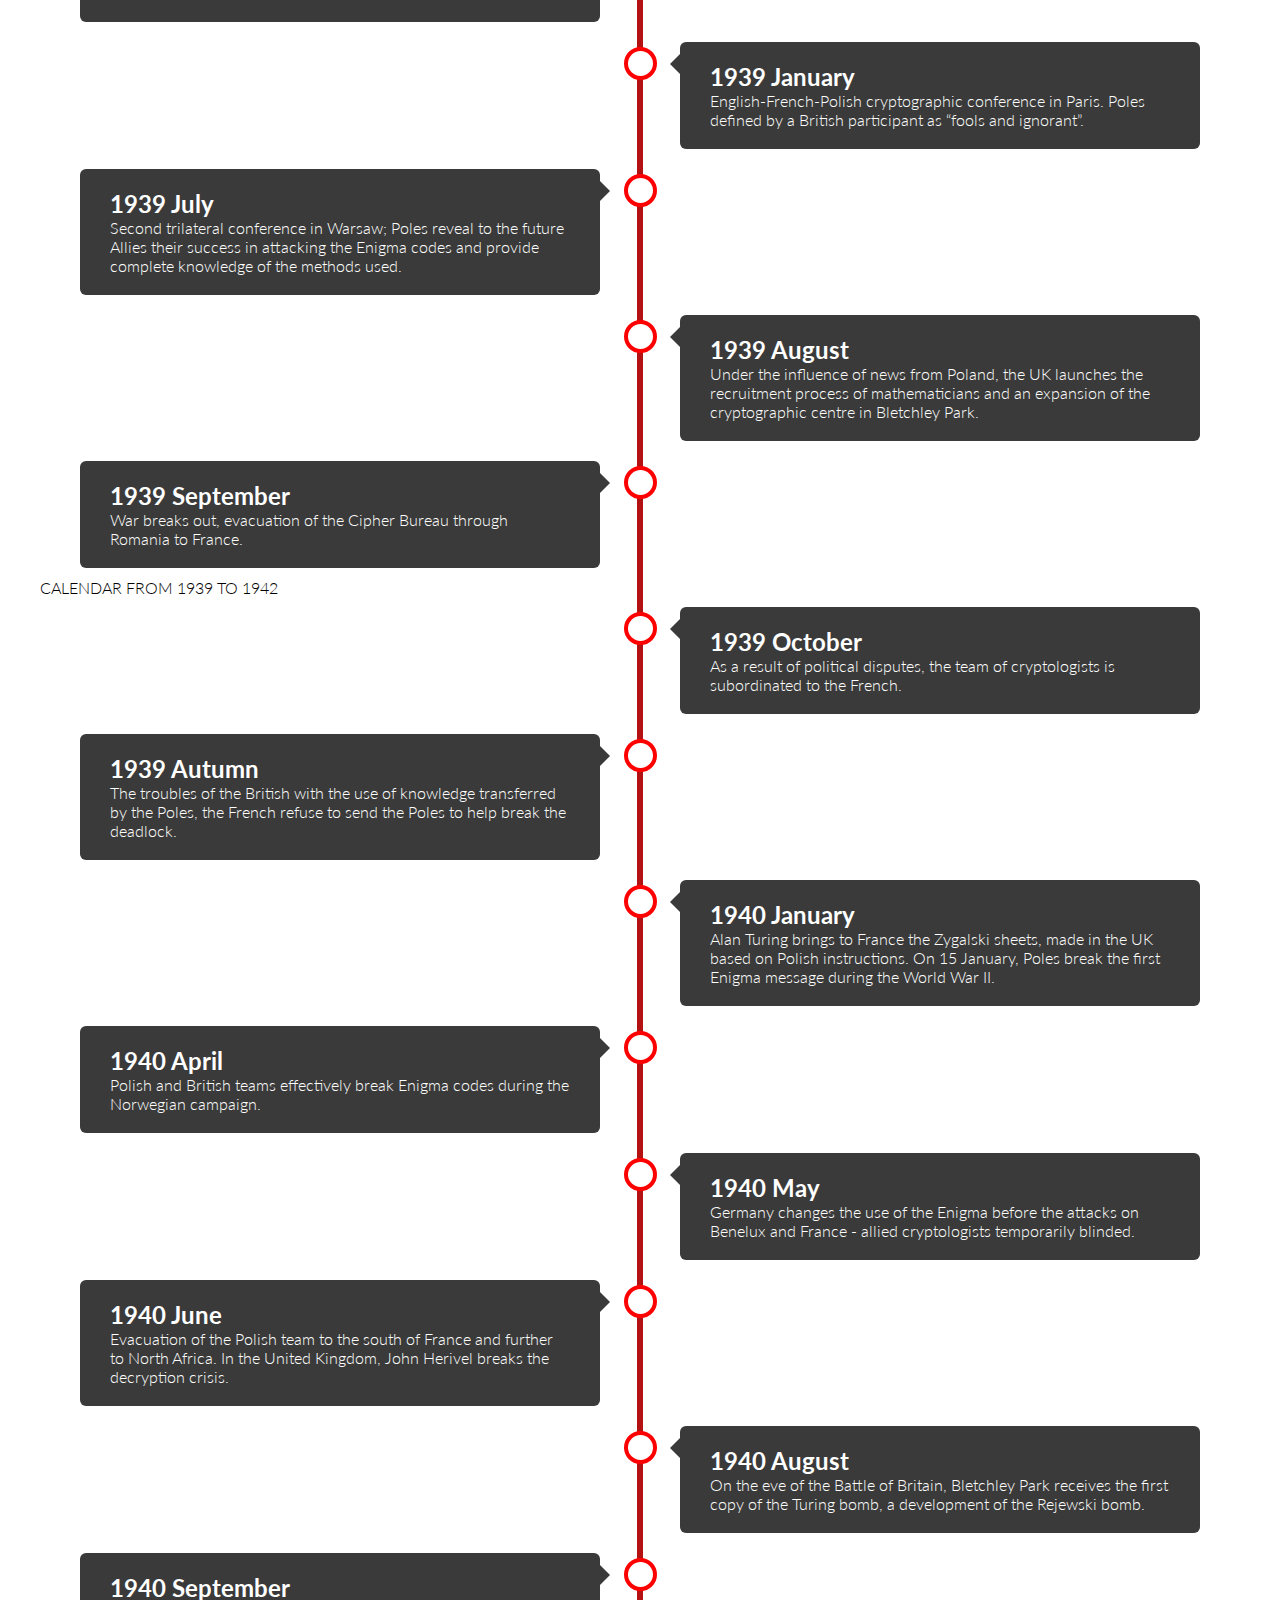
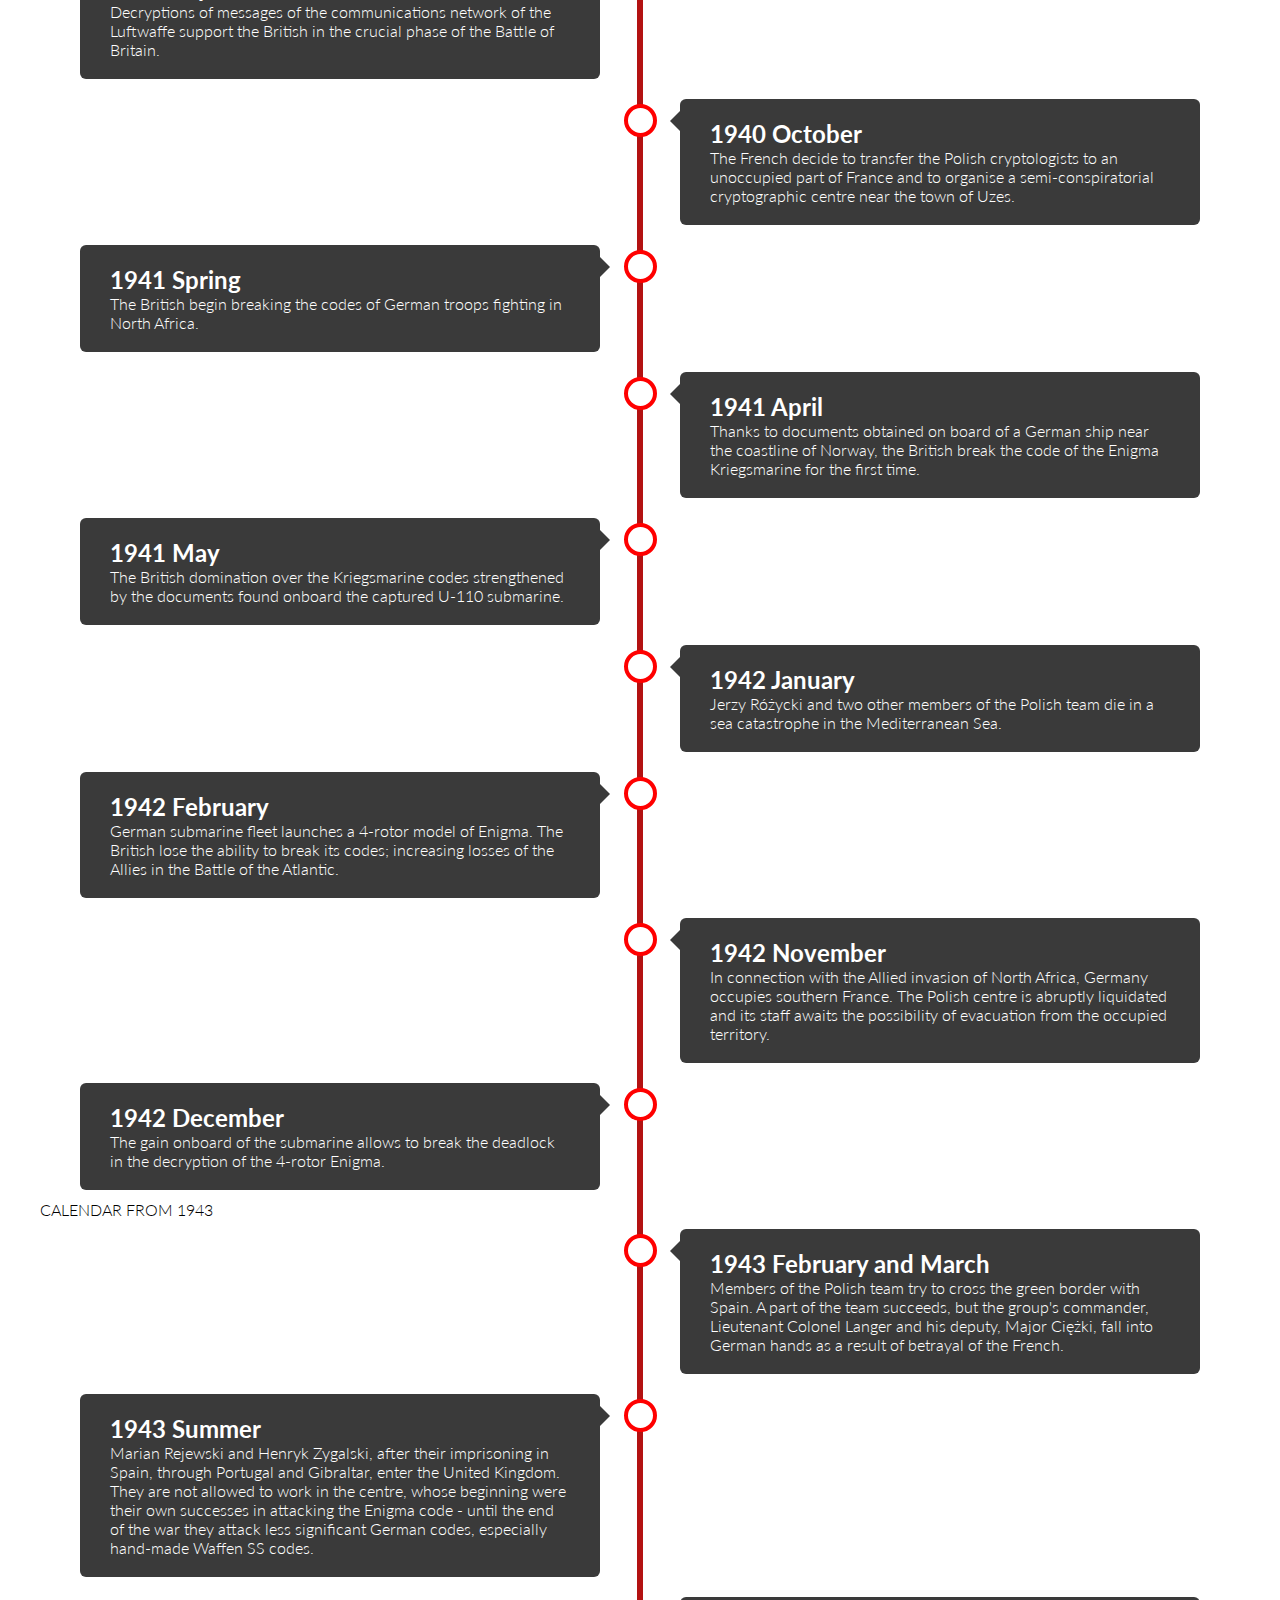
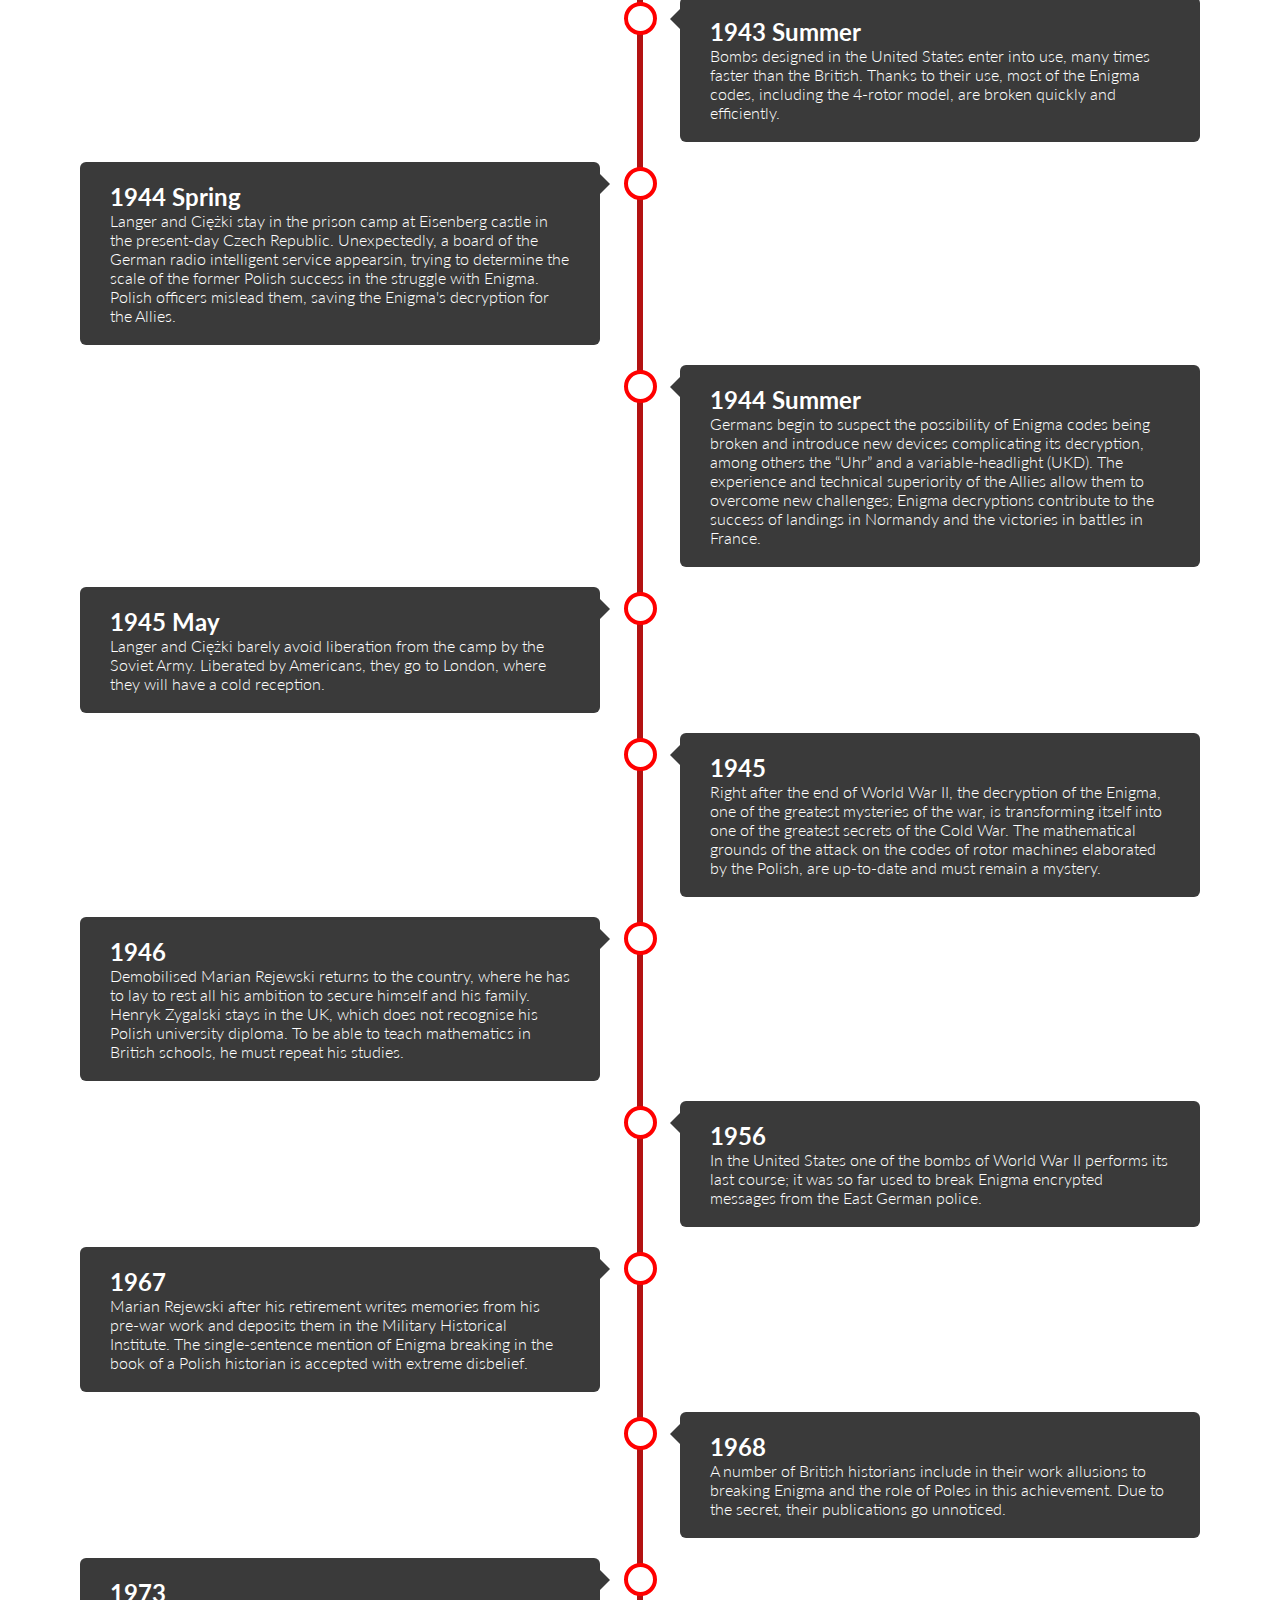
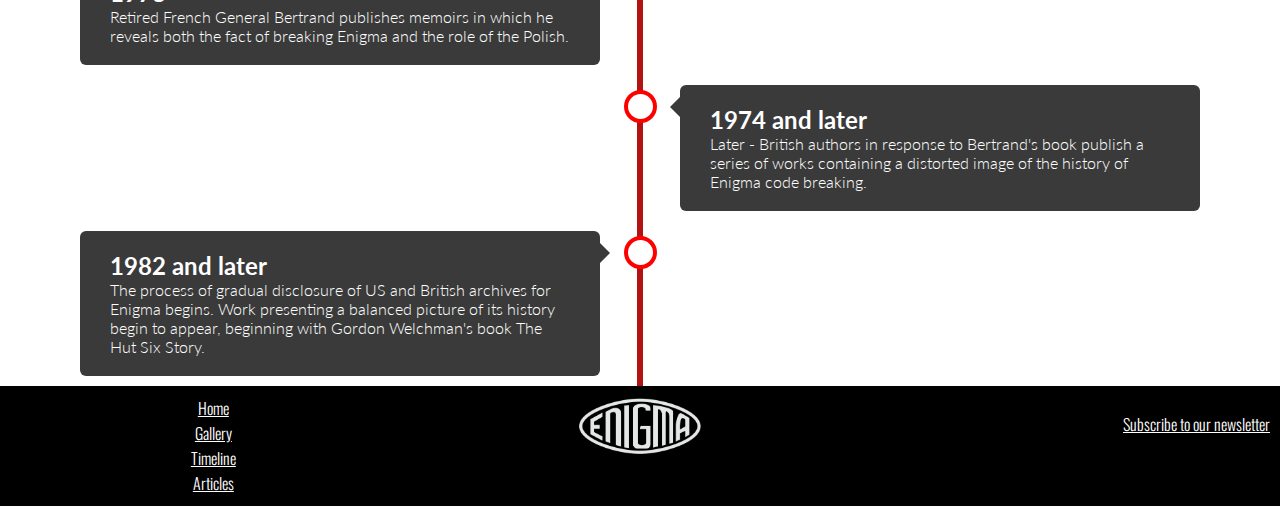
<file: timeline.html>
<!DOCTYPE html>
<html lang="en">

<head>
    <meta charset="UTF-8">
    <meta http-equiv="X-UA-Compatible" content="IE=edge">
    <meta name="viewport" content="width=device-width, initial-scale=1.0">
    <meta name="description" content="Enigma Code Breaking Historical Site">
    <meta name="keywords" content="Enigma, code, ww2, world war 2, history">

    <link rel="stylesheet" href="assets/css/style.css">
    <title>Enigma</title>
</head>

<body>

    <!-- Standard Header for all Pages -->
    <header class="flex-container-header">
        <div>
            <a href="index.html">
                <img class="logo" src="assets/images/logo_2_comp.png" alt="Enigma Logo">
            </a>
        </div>
        <div>
            <p>ENIGMA</p>
        </div>
        <div>
            <a href="subscribe.html" class="subscribe">
                Subscribe to our newsletter
            </a>
        </div>
    </header>

    <!-- Standard Navbar for all Pages - active page underline changes to reflect current page -->
    <nav class="navbar">
        <ul>
            <li>
                <a href="index.html">Home</a>
            </li>
            <li>
                <a href="gallery.html">Gallery</a>
            </li>
            <li>
                <a href="timeline.html" class="active">Timeline</a>
            </li>
            <li>
                <a href="articles.html">Articles</a>
            </li>
        </ul>
    </nav>

    <!-- Timeline contents -->

    <div class="timeline">
        <div class="container left">
            <div class="content">
                <h2>1918</h2>
                <p>Arthur Scherbius patents the Enigma encryption machine.</p>
            </div>
        </div>
        <div class="container right">
            <div class="content">
                <h2>1926</h2>
                <p>Enigma is used by the German Navy.</p>
            </div>
        </div>
        <div class="container left">
            <div class="content">
                <h2>1928</h2>
                <p>Enigma is used by German land troops.</p>
            </div>
        </div>
        <div class="container right">
            <div class="content">
                <h2>1929 January</h2>
                <p>A cryptographic course starts at the University of Poznan, among its participants are Marian Rejewski, Jerzy Różycki and
                Henryk Zygalski.</p>
            </div>
        </div>
        <div class="container left">
            <div class="content">
                <h2>1929 Summer</h2>
                <p>After the cryptographic course ends, Jerzy Różycki and Henryk Zygalski start working in a branch of the Cipher Bureau in
                Poznan.</p>
            </div>
        </div>
        <div class="container right">
            <div class="content">
                <h2>1930 summer</h2>
                <p>After returning from Göttingen in 1930, Marian Rejewski also starts working at the Cipher Bureau.</p>
            </div>
        </div>
        <div class="container left">
            <div class="content">
                <h2>1932 September</h2>
                <p>The team of the Poznań branch of the Cipher Office is transferred to Warsaw.</p>
            </div>
        </div>
        <div class="container right">
            <div class="content">
                <h2>1932 October</h2>
                <p>Maksymilian Ciężki entrusts the attack on the Enigma codes to Marian Rejewski.</p>
            </div>
        </div>
        <div class="container left">
            <div class="content">
                <h2>1932 December</h2>
                <p>Marian Rejewski reconstructs the machine and breaks the first messages encrypted with Enigma.</p>
            </div>
        </div>
        <div class="container right">
            <div class="content">
                <h2>1933</h2>
                <p>The AVA company builds a dozen copies of Enigma, the Enigma message decryption starts full steam.</p>
            </div>
        </div>
        <div class="container left">
            <div class="content">
                <h2>1935</h2>
                <p>The Polish team builds a cyclometer - the first electromechanical device that supports decryption.</p>
            </div>
        </div>
        <div class="container right">
            <div class="content">
                <h2>1938 Autumn</h2>
                <p>Germany introduces several new changes in the way Enigma is used and adds two new rotors.</p>
            </div>
        </div>
        <div class="container left">
            <div class="content">
                <h2>1938 November</h2>
                <p>Marian Rejewski responds to the new challenge by constructing a “bomb”. At the same time, Henryk Zygalski designs the
                sheet method.</p>
            </div>
        </div>
        <div class="container right">
            <div class="content">
                <h2>1939 January</h2>
                <p>English-French-Polish cryptographic conference in Paris. Poles defined by a British participant as “fools and ignorant”.</p>
            </div>
        </div>
        <div class="container left">
            <div class="content">
                <h2>1939 July</h2>
                <p>Second trilateral conference in Warsaw; Poles reveal to the future Allies their success in attacking the Enigma codes
                and provide complete knowledge of the methods used.</p>
            </div>
        </div>
        <div class="container right">
            <div class="content">
                <h2>1939 August</h2>
                <p>Under the influence of news from Poland, the UK launches the recruitment process of mathematicians and an expansion of
                the cryptographic centre in Bletchley Park.</p>
            </div>
        </div>
        <div class="container left">
            <div class="content">
                <h2>1939 September</h2>
                <p>War breaks out, evacuation of the Cipher Bureau through Romania to France.</p>
            </div>
        </div>
        <p>CALENDAR FROM 1939 TO 1942</p>
        <div class="container right">
            <div class="content">
                <h2>1939 October</h2>
                <p>As a result of political disputes, the team of cryptologists is subordinated to the French.</p>
            </div>
        </div>
        <div class="container left">
            <div class="content">
                <h2>1939 Autumn</h2>
                <p>The troubles of the British with the use of knowledge transferred by the Poles, the French refuse to send the Poles to
                help break the deadlock.</p>
            </div>
        </div>
        <div class="container right">
            <div class="content">
                <h2>1940 January</h2>
                <p>Alan Turing brings to France the Zygalski sheets, made in the UK based on Polish instructions. On 15 January, Poles
                break the first Enigma message during the World War II.</p>
            </div>
        </div>
        <div class="container left">
            <div class="content">
                <h2>1940 April</h2>
                <p>Polish and British teams effectively break Enigma codes during the Norwegian campaign.</p>
            </div>
        </div>
        <div class="container right">
            <div class="content">
                <h2>1940 May</h2>
                <p>Germany changes the use of the Enigma before the attacks on Benelux and France - allied cryptologists temporarily
                blinded.</p>
            </div>
        </div>
        <div class="container left">
            <div class="content">
                <h2>1940 June</h2>
                <p>Evacuation of the Polish team to the south of France and further to North Africa. In the United Kingdom, John Herivel
                breaks the decryption crisis.</p>
            </div>
        </div>
        <div class="container right">
            <div class="content">
                <h2>1940 August</h2>
                <p>On the eve of the Battle of Britain, Bletchley Park receives the first copy of the Turing bomb, a development of the
                Rejewski bomb.</p>
            </div>
        </div>
        <div class="container left">
            <div class="content">
                <h2>1940 September</h2>
                <p>Decryptions of messages of the communications network of the Luftwaffe support the British in the crucial phase of the
                Battle of Britain.</p>
            </div>
        </div>
        <div class="container right">
            <div class="content">
                <h2>1940 October</h2>
                <p>The French decide to transfer the Polish cryptologists to an unoccupied part of France and to organise a
                semi-conspiratorial cryptographic centre near the town of Uzes.</p>
            </div>
        </div>
        <div class="container left">
            <div class="content">
                <h2>1941 Spring</h2>
                <p>The British begin breaking the codes of German troops fighting in North Africa.</p>
            </div>
        </div>
        <div class="container right">
            <div class="content">
                <h2>1941 April</h2>
                <p>Thanks to documents obtained on board of a German ship near the coastline of Norway, the British break the code of the
                Enigma Kriegsmarine for the first time.</p>
            </div>
        </div>
        <div class="container left">
            <div class="content">
                <h2>1941 May</h2>
                <p>The British domination over the Kriegsmarine codes strengthened by the documents found onboard the captured U-110
                submarine.</p>
            </div>
        </div>
        <div class="container right">
            <div class="content">
                <h2>1942 January</h2>
                <p>Jerzy Różycki and two other members of the Polish team die in a sea catastrophe in the Mediterranean Sea.</p>
            </div>
        </div>
        <div class="container left">
            <div class="content">
                <h2>1942 February</h2>
                <p>German submarine fleet launches a 4-rotor model of Enigma. The British lose the ability to break its codes; increasing
                losses of the Allies in the Battle of the Atlantic.</p>
            </div>
        </div>
        <div class="container right">
            <div class="content">
                <h2>1942 November</h2>
                <p>In connection with the Allied invasion of North Africa, Germany occupies southern France. The Polish centre is abruptly
                liquidated and its staff awaits the possibility of evacuation from the occupied territory.</p>
            </div>
        </div>
        <div class="container left">
            <div class="content">
                <h2>1942 December</h2>
                <p>The gain onboard of the submarine allows to break the deadlock in the decryption of the 4-rotor Enigma.</p>
            </div>
        </div>
        <p>CALENDAR FROM 1943</p>
        <div class="container right">
            <div class="content">
                <h2>1943 February and March</h2>
                <p>Members of the Polish team try to cross the green border with Spain. A part of the team succeeds, but the group's
                commander, Lieutenant Colonel Langer and his deputy, Major Ciężki, fall into German hands as a result of betrayal of the
                French.</p>
            </div>
        </div>
        <div class="container left">
            <div class="content">
                <h2>1943 Summer</h2>
                <p>Marian Rejewski and Henryk Zygalski, after their imprisoning in Spain, through Portugal and Gibraltar, enter the United
                Kingdom. They are not allowed to work in the centre, whose beginning were their own successes in attacking the Enigma
                code - until the end of the war they attack less significant German codes, especially hand-made Waffen SS codes.</p>
            </div>
        </div>
        <div class="container right">
            <div class="content">
                <h2>1943 Summer</h2>
                <p>Bombs designed in the United States enter into use, many times faster than the British. Thanks to their use, most of the
                Enigma codes, including the 4-rotor model, are broken quickly and efficiently.</p>
            </div>
        </div>
        <div class="container left">
            <div class="content">
                <h2>1944 Spring</h2>
                <p>Langer and Ciężki stay in the prison camp at Eisenberg castle in the present-day Czech Republic. Unexpectedly, a board
                of the German radio intelligent service appearsin, trying to determine the scale of the former Polish success in the
                struggle with Enigma. Polish officers mislead them, saving the Enigma's decryption for the Allies.</p>
            </div>
        </div>
        <div class="container right">
            <div class="content">
                <h2>1944 Summer</h2>
                <p>Germans begin to suspect the possibility of Enigma codes being broken and introduce new devices complicating its
                decryption, among others the “Uhr” and a variable-headlight (UKD). The experience and technical superiority of the
                Allies allow them to overcome new challenges; Enigma decryptions contribute to the success of landings in Normandy and
                the victories in battles in France.</p>
            </div>
        </div>
        <div class="container left">
            <div class="content">
                <h2>1945 May</h2>
                <p>Langer and Ciężki barely avoid liberation from the camp by the Soviet Army. Liberated by Americans, they go to London,
                where they will have a cold reception.</p>
            </div>
        </div>
        <div class="container right">
            <div class="content">
                <h2>1945</h2>
                <p>Right after the end of World War II, the decryption of the Enigma, one of the greatest mysteries of the war, is
                transforming itself into one of the greatest secrets of the Cold War. The mathematical grounds of the attack on the
                codes of rotor machines elaborated by the Polish, are up-to-date and must remain a mystery.</p>
            </div>
        </div>
        <div class="container left">
            <div class="content">
                <h2>1946</h2>
                <p>Demobilised Marian Rejewski returns to the country, where he has to lay to rest all his ambition to secure himself and
                his family. Henryk Zygalski stays in the UK, which does not recognise his Polish university diploma. To be able to teach
                mathematics in British schools, he must repeat his studies.</p>
            </div>
        </div>
        <div class="container right">
            <div class="content">
                <h2>1956</h2>
                <p>In the United States one of the bombs of World War II performs its last course; it was so far used to break Enigma
                encrypted messages from the East German police.</p>
            </div>
        </div>
        <div class="container left">
            <div class="content">
                <h2>1967</h2>
                <p>Marian Rejewski after his retirement writes memories from his pre-war work and deposits them in the Military Historical
                Institute. The single-sentence mention of Enigma breaking in the book of a Polish historian is accepted with extreme
                disbelief.</p>
            </div>
        </div>
        <div class="container right">
            <div class="content">
                <h2>1968</h2>
                <p>A number of British historians include in their work allusions to breaking Enigma and the role of Poles in this
                achievement. Due to the secret, their publications go unnoticed.</p>
            </div>
        </div>
        <div class="container left">
            <div class="content">
                <h2>1973</h2>
                <p>Retired French General Bertrand publishes memoirs in which he reveals both the fact of breaking Enigma and the role of
                the Polish.</p>
            </div>
        </div>
        <div class="container right">
            <div class="content">
                <h2>1974 and later</h2>
                <p>Later - British authors in response to Bertrand's book publish a series of works containing a distorted image of the
                history of Enigma code breaking.</p>
            </div>
        </div>
        <div class="container left">
            <div class="content">
                <h2>1982 and later</h2>
                <p>The process of gradual disclosure of US and British archives for Enigma begins. Work presenting a balanced picture of
                its history begin to appear, beginning with Gordon Welchman's book The Hut Six Story.</p>
            </div>
        </div>
    </div>

    <!-- Standard Footer - shared across all pages -->
    <footer class="flex-container-footer">
        <div>
            <ul>
                <li>
                    <a href="index.html">Home</a>
                </li>
                <li>
                    <a href="gallery.html">Gallery</a>
                </li>
                <li>
                    <a href="timeline.html">Timeline</a>
                </li>
                <li>
                    <a href="articles.html">Articles</a>
                </li>
            </ul>
        </div>
        <div>
            <a href="index.html">
                <img class="footer_logo" src="assets/images/logo_2_comp.png" alt="Enigma Logo">
            </a>
        </div>
        <div>
            <a href="subscribe.html" class="subscribe">
                Subscribe to our newsletter
            </a>
        </div>
    </footer>

</body>
</file>
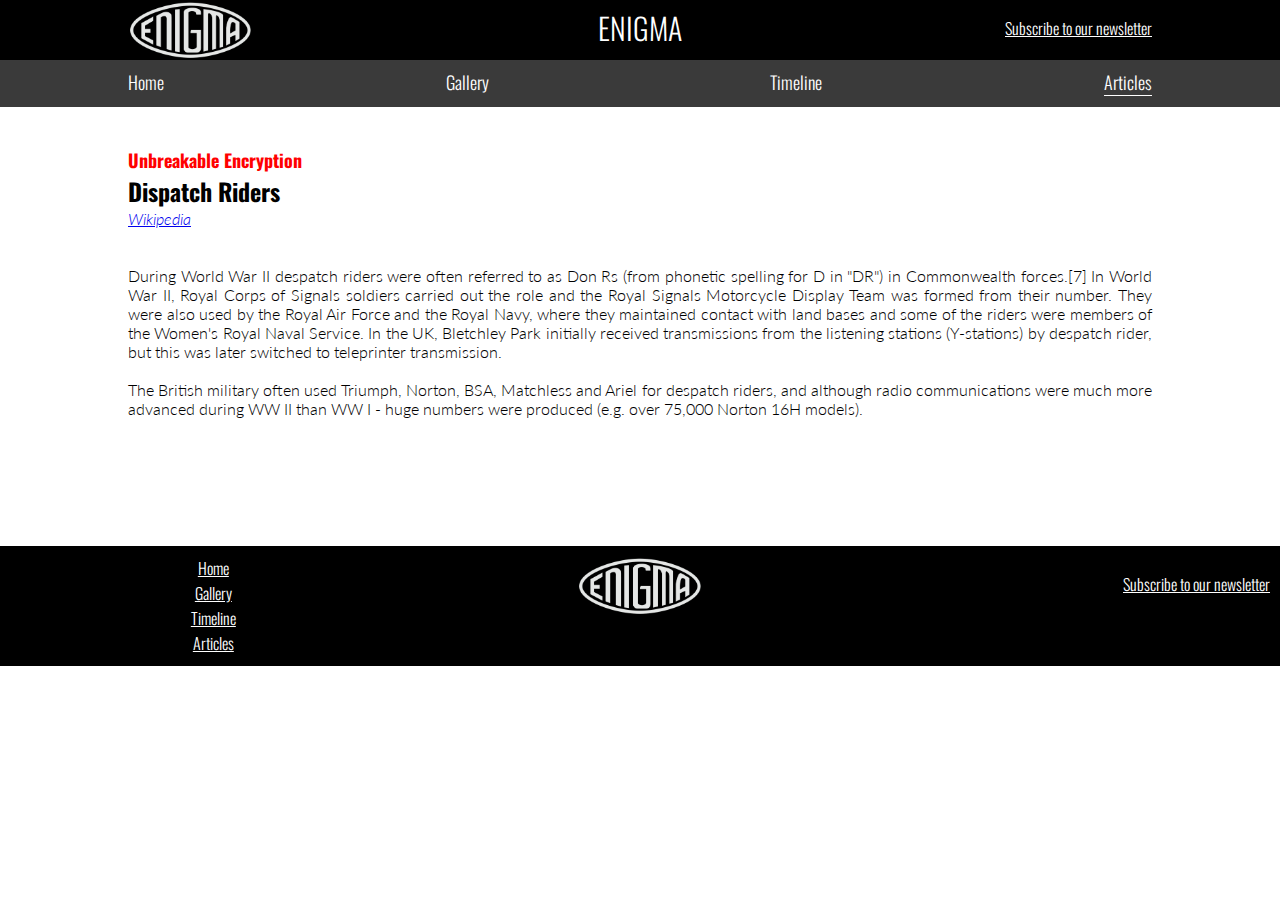
<file: articles/1a_dispatch_rider.html>
<!DOCTYPE html>
<html lang="en">

<head>
    <meta charset="UTF-8">
    <meta http-equiv="X-UA-Compatible" content="IE=edge">
    <meta name="viewport" content="width=device-width, initial-scale=1.0">
    <meta name="description" content="Enigma Code Breaking Historical Site">
    <meta name="keywords" content="Enigma, code, ww2, world war 2, history">

    <link rel="stylesheet" href="../assets/css/style.css">
    <title>Enigma</title>
</head>

<body>

    <!-- Standard Header for all Pages -->
    <header class="flex-container-header">
        <div>
            <a href="../index.html">
                <img class="logo" src="../assets/images/logo_2_comp.png" alt="Enigma Logo">
            </a>
        </div>
        <div>
            <p>ENIGMA</p>
        </div>
        <div>
            <a href="../subscribe.html" class="subscribe">
                Subscribe to our newsletter
            </a>
        </div>
    </header>
    
    <!-- Standard Navbar for all Pages - active page underline changes to reflect current page -->
    <nav class="navbar">
        <ul>
            <li>
                <a href="../index.html">Home</a>
            </li>
            <li>
                <a href="../gallery.html">Gallery</a>
            </li>
            <li>
                <a href="../timeline.html">Timeline</a>
            </li>
            <li>
                <a href="../articles.html" class="active">Articles</a>
            </li>
        </ul>
    </nav>
    <br>

    <!-- Article Section - Written and Credited to External Author-->
    <article class="content_page">
        <h1>Unbreakable Encryption</h1>
        <h2>Dispatch Riders</h2>
        <a href="https://en.wikipedia.org/wiki/Despatch_rider" target="_blank"><em>Wikipedia</em></a>

        <br>
        <br>

        <p align="justify">
            During World War II despatch riders were often referred to as Don Rs (from phonetic spelling for D in "DR") in
            Commonwealth forces.[7] In World War II, Royal Corps of Signals soldiers carried out the role and the Royal Signals
            Motorcycle Display Team was formed from their number. They were also used by the Royal Air Force and the Royal Navy,
            where they maintained contact with land bases and some of the riders were members of the Women's Royal Naval Service. In
            the UK, Bletchley Park initially received transmissions from the listening stations (Y-stations) by despatch rider, but
            this was later switched to teleprinter transmission.
            <br>
            <br>
            The British military often used Triumph, Norton, BSA, Matchless and Ariel for despatch riders, and although radio
            communications were much more advanced during WW II than WW I - huge numbers were produced (e.g. over 75,000 Norton 16H
            models).
        </p>
    </article>

    <!-- Standard Footer - shared across all pages -->
    <footer class="flex-container-footer">
        <div>
            <ul>
                <li>
                    <a href="../index.html">Home</a>
                </li>
                <li>
                    <a href="../gallery.html">Gallery</a>
                </li>
                <li>
                    <a href="../timeline.html">Timeline</a>
                </li>
                <li>
                    <a href="../articles.html">Articles</a>
                </li>
            </ul>
        </div>
        <div>
            <a href="../index.html">
                <img class="footer_logo" src="../assets/images/logo_2_comp.png" alt="Enigma Logo">
            </a>
        </div>
        <div>
            <a href="../subscribe.html" class="subscribe">
                Subscribe to our newsletter
            </a>
        </div>
    </footer>
</body>
    
</html>
</file>
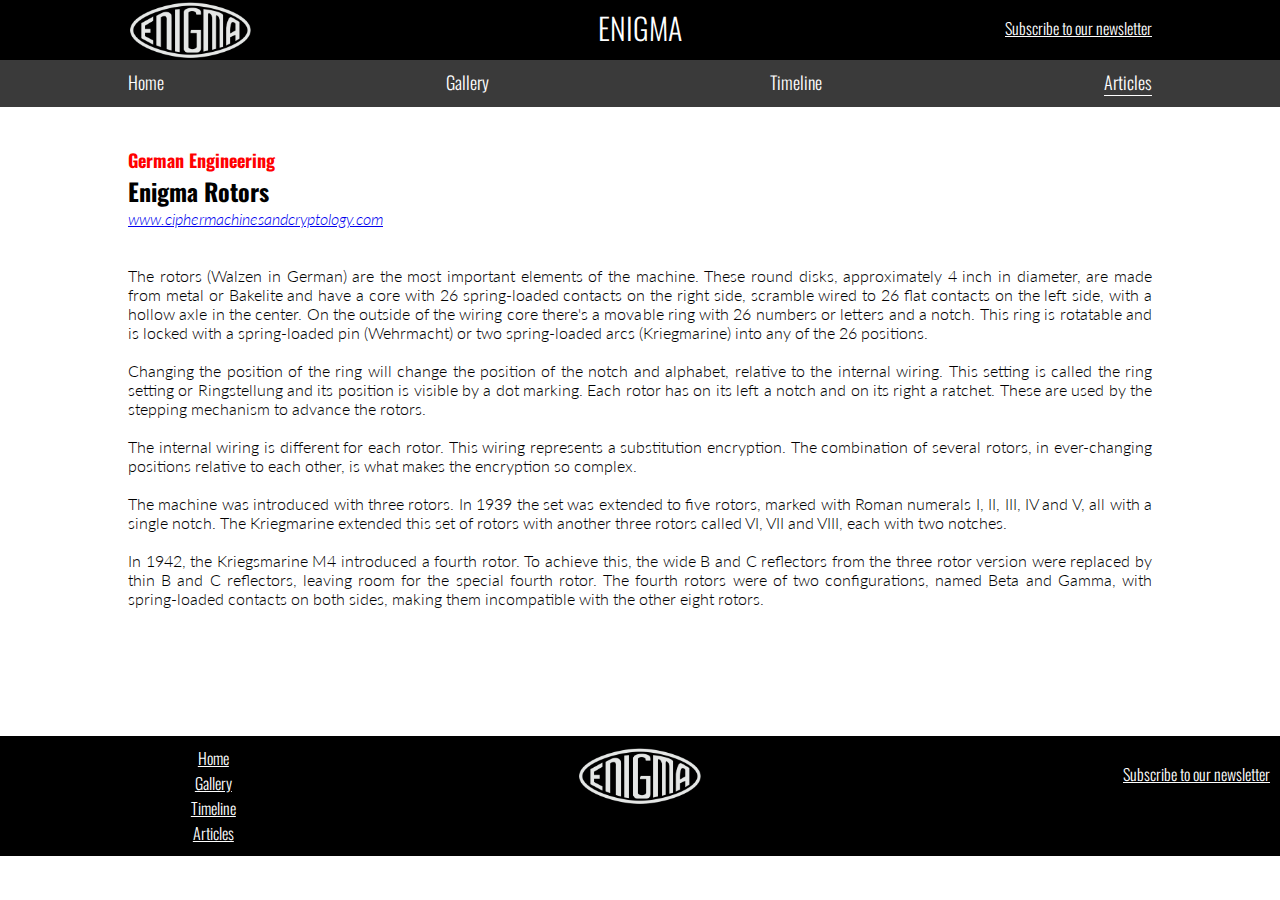
<file: articles/1b_enigma_rotor_set.html>
<!DOCTYPE html>
<html lang="en">

<head>
    <meta charset="UTF-8">
    <meta http-equiv="X-UA-Compatible" content="IE=edge">
    <meta name="viewport" content="width=device-width, initial-scale=1.0">
    <meta name="description" content="Enigma Code Breaking Historical Site">
    <meta name="keywords" content="Enigma, code, ww2, world war 2, history">

    <link rel="stylesheet" href="../assets/css/style.css">
    <title>Enigma</title>
</head>

<body>

    <!-- Standard Header for all Pages -->
    <header class="flex-container-header">
        <div>
            <a href="../index.html">
                <img class="logo" src="../assets/images/logo_2_comp.png" alt="Enigma Logo">
            </a>
        </div>
        <div>
            <p>ENIGMA</p>
        </div>
        <div>
            <a href="../subscribe.html" class="subscribe">
                Subscribe to our newsletter
            </a>
        </div>
    </header>
    
    <!-- Standard Navbar for all Pages - active page underline changes to reflect current page -->
    <nav class="navbar">
        <ul>
            <li>
                <a href="../index.html">Home</a>
            </li>
            <li>
                <a href="../gallery.html">Gallery</a>
            </li>
            <li>
                <a href="../timeline.html">Timeline</a>
            </li>
            <li>
                <a href="../articles.html" class="active">Articles</a>
            </li>
        </ul>
    </nav>

    <br>
    
    <!-- Article Section - Written and Credited to External Author-->
    <article class="content_page">
        <h1>German Engineering</h1>
        <h2>Enigma Rotors</h2>
        <a href="https://www.ciphermachinesandcryptology.com/en/enigmatech.htm" target="_blank"><em>www.ciphermachinesandcryptology.com</em></a>
    
        <br>
        <br>
    
        <p align="justify">
            The rotors (Walzen in German) are the most important elements of the machine. These round disks, approximately 4
            inch in diameter, are made from metal or Bakelite and have a core with 26 spring-loaded contacts on the right side,
            scramble wired to 26 flat contacts on the left side, with a hollow axle in the center.
            On the outside of the wiring core there's a movable ring with 26 numbers or letters and a notch. This ring is
            rotatable and is locked with a spring-loaded pin (Wehrmacht) or two spring-loaded arcs (Kriegmarine) into any of the
            26 positions.
            <br>
            <br>
            Changing the position of the ring will change the position of the notch and alphabet, relative to the internal wiring.
            This setting is called the ring setting or Ringstellung and its position is visible by a dot marking. Each rotor has
            on its left a notch and on its right a ratchet. These are used by the stepping mechanism to advance the rotors.
            <br>
            <br>
            The internal wiring is different for each rotor. This wiring represents a substitution encryption. The combination of
            several rotors, in ever-changing positions relative to each other, is what makes the encryption so complex.
            <br>
            <br>
            The machine was introduced with three rotors. In 1939 the set was extended to five rotors, marked with Roman numerals I,
            II, III, IV and V, all with a single notch. The Kriegmarine extended this set of rotors with another three rotors called
            VI, VII and VIII, each with two notches.
            <br>
            <br>
            In 1942, the Kriegsmarine M4 introduced a fourth rotor. To achieve this, the wide B and C reflectors from the three
            rotor version were replaced by thin B and C reflectors, leaving room for the special fourth rotor. The fourth rotors
            were of two configurations, named Beta and Gamma, with spring-loaded contacts on both sides, making them incompatible
            with the other eight rotors.

        </p>
    </article>

    <!-- Standard Footer - shared across all pages -->
    <footer class="flex-container-footer">
        <div>
            <ul>
                <li>
                    <a href="../index.html">Home</a>
                </li>
                <li>
                    <a href="../gallery.html">Gallery</a>
                </li>
                <li>
                    <a href="../timeline.html">Timeline</a>
                </li>
                <li>
                    <a href="../articles.html">Articles</a>
                </li>
            </ul>
        </div>
        <div>
            <a href="../index.html">
                <img class="footer_logo" src="../assets/images/logo_2_comp.png" alt="Enigma Logo">
            </a>
        </div>
        <div>
            <a href="../subscribe.html" class="subscribe">
                Subscribe to our newsletter
            </a>
        </div>
    </footer>
</body>

</html>
</file>
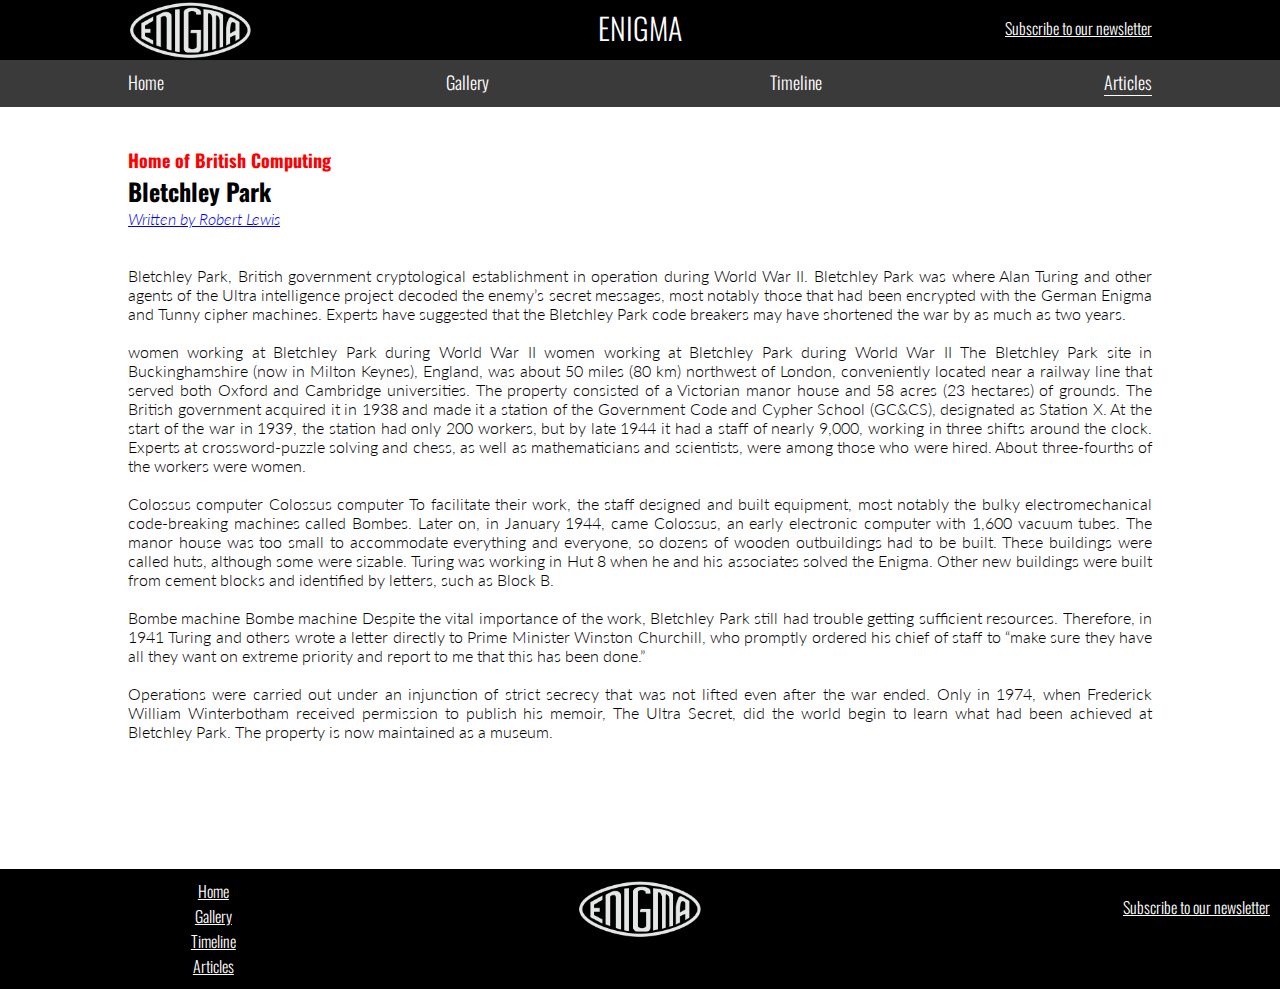
<file: articles/1c_bletchley_park.html>
<!DOCTYPE html>
<html lang="en">

<head>
    <meta charset="UTF-8">
    <meta http-equiv="X-UA-Compatible" content="IE=edge">
    <meta name="viewport" content="width=device-width, initial-scale=1.0">
    <meta name="description" content="Enigma Code Breaking Historical Site">
    <meta name="keywords" content="Enigma, code, ww2, world war 2, history">

    <link rel="stylesheet" href="../assets/css/style.css">
    <title>Enigma</title>
</head>

<body>

    <!-- Standard Header for all Pages -->
    <header class="flex-container-header">
        <div>
            <a href="../index.html">
                <img class="logo" src="../assets/images/logo_2_comp.png" alt="Enigma Logo">
            </a>
        </div>
        <div>
            <p>ENIGMA</p>
        </div>
        <div>
            <a href="../subscribe.html" class="subscribe">
                Subscribe to our newsletter
            </a>
        </div>
    </header>
    
    <!-- Standard Navbar for all Pages - active page underline changes to reflect current page -->
    <nav class="navbar">
        <ul>
            <li>
                <a href="../index.html">Home</a>
            </li>
            <li>
                <a href="../gallery.html">Gallery</a>
            </li>
            <li>
                <a href="../timeline.html">Timeline</a>
            </li>
            <li>
                <a href="../articles.html" class="active">Articles</a>
            </li>
        </ul>
    </nav>

    <br>
    
    <!-- Article Section - Written and Credited to External Author-->
    <article class="content_page">
        <h1>Home of British Computing</h1>
        <h2>Bletchley Park</h2>
        <a href="https://www.britannica.com/place/Bletchley-Park" target="_blank"><em>Written by Robert Lewis</em></a>
    
        <br>
        <br>
    
        <p align="justify">
            Bletchley Park, British government cryptological establishment in operation during World War II. Bletchley Park was
            where Alan Turing and other agents of the Ultra intelligence project decoded the enemy’s secret messages, most notably
            those that had been encrypted with the German Enigma and Tunny cipher machines. Experts have suggested that the
            Bletchley Park code breakers may have shortened the war by as much as two years.
            <br>
            <br>
            women working at Bletchley Park during World War II
            women working at Bletchley Park during World War II
            The Bletchley Park site in Buckinghamshire (now in Milton Keynes), England, was about 50 miles (80 km) northwest of
            London, conveniently located near a railway line that served both Oxford and Cambridge universities. The property
            consisted of a Victorian manor house and 58 acres (23 hectares) of grounds. The British government acquired it in 1938
            and made it a station of the Government Code and Cypher School (GC&CS), designated as Station X. At the start of the war
            in 1939, the station had only 200 workers, but by late 1944 it had a staff of nearly 9,000, working in three shifts
            around the clock. Experts at crossword-puzzle solving and chess, as well as mathematicians and scientists, were among
            those who were hired. About three-fourths of the workers were women.
            <br>
            <br>
            Colossus computer
            Colossus computer
            To facilitate their work, the staff designed and built equipment, most notably the bulky electromechanical code-breaking
            machines called Bombes. Later on, in January 1944, came Colossus, an early electronic computer with 1,600 vacuum tubes.
            The manor house was too small to accommodate everything and everyone, so dozens of wooden outbuildings had to be built.
            These buildings were called huts, although some were sizable. Turing was working in Hut 8 when he and his associates
            solved the Enigma. Other new buildings were built from cement blocks and identified by letters, such as Block B.
            <br>
            <br>
            Bombe machine
            Bombe machine
            Despite the vital importance of the work, Bletchley Park still had trouble getting sufficient resources. Therefore, in
            1941 Turing and others wrote a letter directly to Prime Minister Winston Churchill, who promptly ordered his chief of
            staff to “make sure they have all they want on extreme priority and report to me that this has been done.”
            <br>
            <br>
            Operations were carried out under an injunction of strict secrecy that was not lifted even after the war ended. Only in
            1974, when Frederick William Winterbotham received permission to publish his memoir, The Ultra Secret, did the world
            begin to learn what had been achieved at Bletchley Park. The property is now maintained as a museum.
        </p>
    </article>

    <!-- Standard Footer - shared across all pages -->
    <footer class="flex-container-footer">
        <div>
            <ul>
                <li>
                    <a href="../index.html">Home</a>
                </li>
                <li>
                    <a href="../gallery.html">Gallery</a>
                </li>
                <li>
                    <a href="../timeline.html">Timeline</a>
                </li>
                <li>
                    <a href="../articles.html">Articles</a>
                </li>
            </ul>
        </div>
        <div>
            <a href="../index.html">
                <img class="footer_logo" src="../assets/images/logo_2_comp.png" alt="Enigma Logo">
            </a>
        </div>
        <div>
            <a href="../subscribe.html" class="subscribe">
                Subscribe to our newsletter
            </a>
        </div>
    </footer>
</body>

</html>
</file>
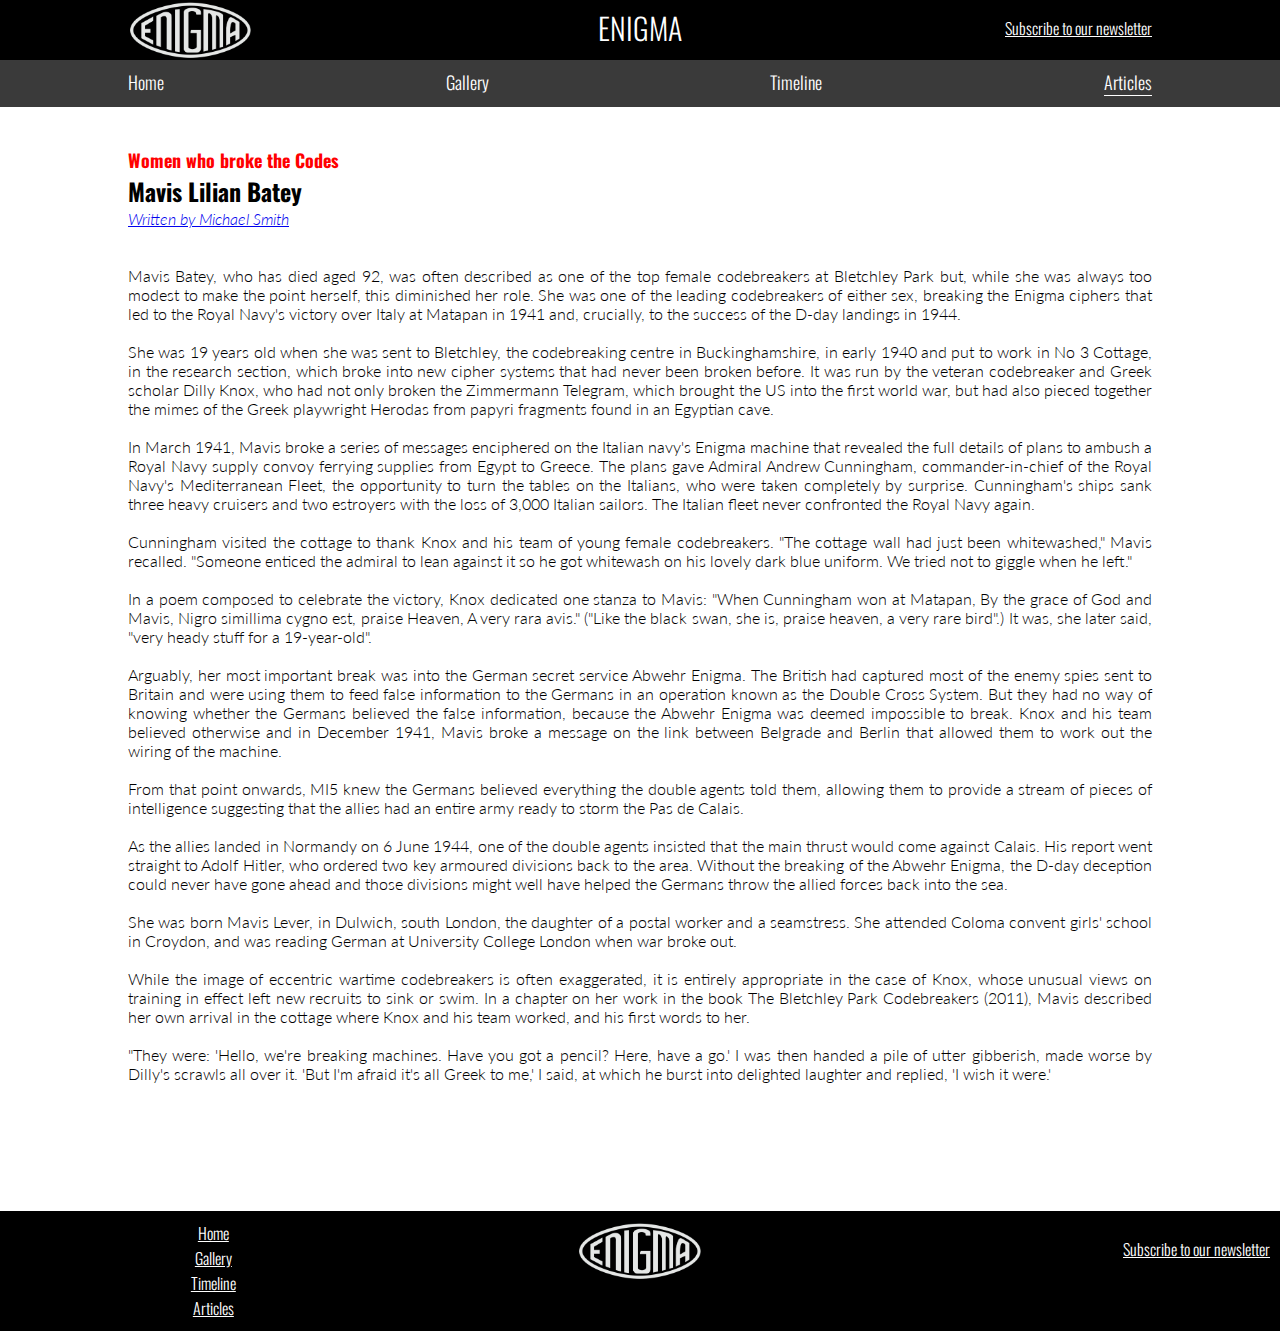
<file: articles/2a_mavis_batey.html>
<!DOCTYPE html>
<html lang="en">

<head>
    <meta charset="UTF-8">
    <meta http-equiv="X-UA-Compatible" content="IE=edge">
    <meta name="viewport" content="width=device-width, initial-scale=1.0">
    <meta name="description" content="Enigma Code Breaking Historical Site">
    <meta name="keywords" content="Enigma, code, ww2, world war 2, history">

    <link rel="stylesheet" href="../assets/css/style.css">
    <title>Enigma</title>
</head>

<body>

    <!-- Standard Header for all Pages -->
    <header class="flex-container-header">
        <div>
            <a href="../index.html">
                <img class="logo" src="../assets/images/logo_2_comp.png" alt="Enigma Logo">
            </a>
        </div>
        <div>
            <p>ENIGMA</p>
        </div>
        <div>
            <a href="../subscribe.html" class="subscribe">
                Subscribe to our newsletter
            </a>
        </div>
    </header>
    
    <!-- Standard Navbar for all Pages - active page underline changes to reflect current page -->
    <nav class="navbar">
        <ul>
            <li>
                <a href="../index.html">Home</a>
            </li>
            <li>
                <a href="../gallery.html">Gallery</a>
            </li>
            <li>
                <a href="../timeline.html">Timeline</a>
            </li>
            <li>
                <a href="../articles.html" class="active">Articles</a>
            </li>
        </ul>
    </nav>

    <br>

    <!-- Article Section - Written and Credited to External Author-->
    <article class="content_page">
        <h1>Women who broke the Codes</h1>
        <h2>Mavis Lilian Batey</h2>
        <a href="https://www.theguardian.com/world/2013/nov/20/mavis-batey" target="_blank"><em>Written by Michael Smith</em></a>
        
        <br>
        <br>

        <p align="justify">
            Mavis Batey, who has died aged 92, was often described as one of the top female codebreakers at Bletchley Park but,
            while she was always too modest to make the point herself, this diminished her role. She was one of the leading
            codebreakers of either sex, breaking the Enigma ciphers that led to the Royal Navy's victory over Italy at Matapan in
            1941 and, crucially, to the success of the D-day landings in 1944.
            <br>
            <br>
            She was 19 years old when she was sent to Bletchley, the codebreaking centre in Buckinghamshire, in early 1940 and put
            to work in No 3 Cottage, in the research section, which broke into new cipher systems that had never been broken before.
            It was run by the veteran codebreaker and Greek scholar Dilly Knox, who had not only broken the Zimmermann Telegram,
            which brought the US into the first world war, but had also pieced together the mimes of the Greek playwright Herodas
            from papyri fragments found in an Egyptian cave.
            <br>
            <br>
            In March 1941, Mavis broke a series of messages enciphered on the Italian navy's Enigma machine that revealed the full
            details of plans to ambush a Royal Navy supply convoy ferrying supplies from Egypt to Greece. The plans gave Admiral
            Andrew Cunningham, commander-in-chief of the Royal Navy's Mediterranean Fleet, the opportunity to turn the tables on the
            Italians, who were taken completely by surprise. Cunningham's ships sank three heavy cruisers and two estroyers with the
            loss of 3,000 Italian sailors. The Italian fleet never confronted the Royal Navy again.
            <br>
            <br>
            Cunningham visited the cottage to thank Knox and his team of young female codebreakers. "The cottage wall had just been
            whitewashed," Mavis recalled. "Someone enticed the admiral to lean against it so he got whitewash on his lovely dark
            blue uniform. We tried not to giggle when he left."
            <br>
            <br>
            In a poem composed to celebrate the victory, Knox dedicated one stanza to Mavis: "When Cunningham won at Matapan, By the
            grace of God and Mavis, Nigro simillima cygno est, praise Heaven, A very rara avis." ("Like the black swan, she is,
            praise heaven, a very rare bird".) It was, she later said, "very heady stuff for a 19-year-old".
            <br>
            <br>
            Arguably, her most important break was into the German secret service Abwehr Enigma. The British had captured most of
            the enemy spies sent to Britain and were using them to feed false information to the Germans in an operation known as
            the Double Cross System. But they had no way of knowing whether the Germans believed the false information, because the
            Abwehr Enigma was deemed impossible to break. Knox and his team believed otherwise and in December 1941, Mavis broke a
            message on the link between Belgrade and Berlin that allowed them to work out the wiring of the machine.
            <br>
            <br>
            From that point onwards, MI5 knew the Germans believed everything the double agents told them, allowing them to provide
            a stream of pieces of intelligence suggesting that the allies had an entire army ready to storm the Pas de Calais.
            <br>
            <br>
            As the allies landed in Normandy on 6 June 1944, one of the double agents insisted that the main thrust would come
            against Calais. His report went straight to Adolf Hitler, who ordered two key armoured divisions back to the area.
            Without the breaking of the Abwehr Enigma, the D-day deception could never have gone ahead and those divisions might
            well have helped the Germans throw the allied forces back into the sea.
            <br>
            <br>
            She was born Mavis Lever, in Dulwich, south London, the daughter of a postal worker and a seamstress. She attended
            Coloma convent girls' school in Croydon, and was reading German at University College London when war broke out.
            <br>
            <br>
            While the image of eccentric wartime codebreakers is often exaggerated, it is entirely appropriate in the case of Knox,
            whose unusual views on training in effect left new recruits to sink or swim. In a chapter on her work in the book The
            Bletchley Park Codebreakers (2011), Mavis described her own arrival in the cottage where Knox and his team worked, and
            his first words to her.
            <br>
            <br>
            "They were: 'Hello, we're breaking machines. Have you got a pencil? Here, have a go.' I was then handed a pile of utter
            gibberish, made worse by Dilly's scrawls all over it. 'But I'm afraid it's all Greek to me,' I said, at which he burst
            into delighted laughter and replied, 'I wish it were.'
        </p>
    </article>

    <!-- Standard Footer - shared across all pages -->
    <footer class="flex-container-footer">
        <div>
            <ul>
                <li>
                    <a href="../index.html">Home</a>
                </li>
                <li>
                    <a href="../gallery.html">Gallery</a>
                </li>
                <li>
                    <a href="../timeline.html">Timeline</a>
                </li>
                <li>
                    <a href="../articles.html">Articles</a>
                </li>
            </ul>
        </div>
        <div>
            <a href="../index.html">
                <img class="footer_logo" src="../assets/images/logo_2_comp.png" alt="Enigma Logo">
            </a>
        </div>
        <div>
            <a href="../subscribe.html" class="subscribe">
                Subscribe to our newsletter
            </a>
        </div>
    </footer>
</body>

</html>
</file>
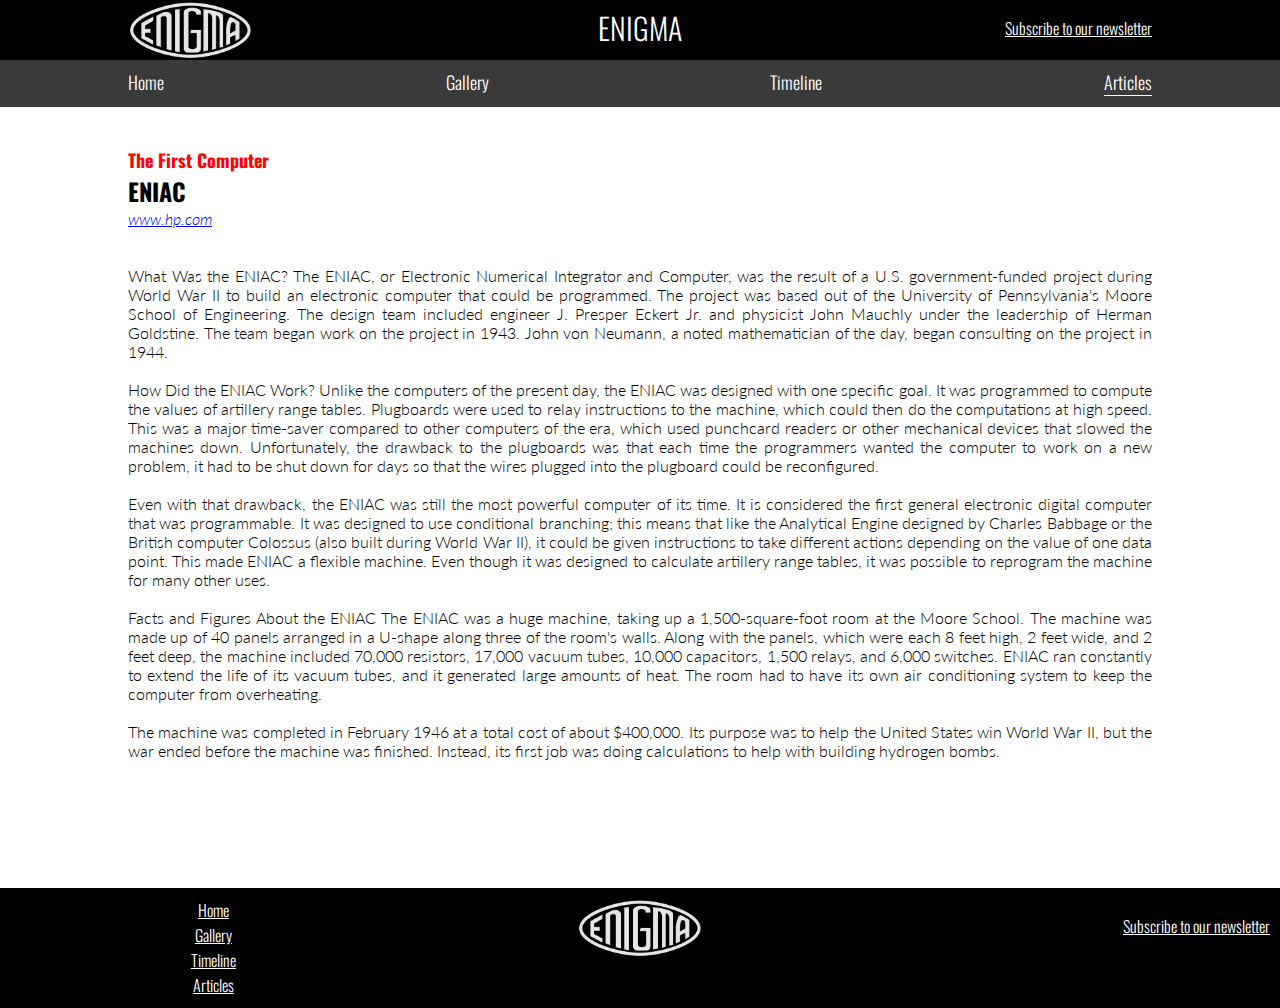
<file: articles/2b_eniac.html>
<!DOCTYPE html>
<html lang="en">

<head>
    <meta charset="UTF-8">
    <meta http-equiv="X-UA-Compatible" content="IE=edge">
    <meta name="viewport" content="width=device-width, initial-scale=1.0">
    <meta name="description" content="Enigma Code Breaking Historical Site">
    <meta name="keywords" content="Enigma, code, ww2, world war 2, history">

    <link rel="stylesheet" href="../assets/css/style.css">
    <title>Enigma</title>
</head>

<body>

    <!-- Standard Header for all Pages -->
    <header class="flex-container-header">
        <div>
            <a href="../index.html">
                <img class="logo" src="../assets/images/logo_2_comp.png" alt="Enigma Logo">
            </a>
        </div>
        <div>
            <p>ENIGMA</p>
        </div>
        <div>
            <a href="../subscribe.html" class="subscribe">
                Subscribe to our newsletter
            </a>
        </div>
    </header>
    
    <!-- Standard Navbar for all Pages - active page underline changes to reflect current page -->
    <nav class="navbar">
        <ul>
            <li>
                <a href="../index.html">Home</a>
            </li>
            <li>
                <a href="../gallery.html">Gallery</a>
            </li>
            <li>
                <a href="../timeline.html">Timeline</a>
            </li>
            <li>
                <a href="../articles.html" class="active">Articles</a>
            </li>
        </ul>
    </nav>

    <br>
    
    <!-- Article Section - Written and Credited to External Author-->
    <article class="content_page">
        <h1>The First Computer</h1>
        <h2>ENIAC</h2>
        <a href="https://www.hp.com/ca-en/shop/offer.aspx?p=computer-history-all-about-the-eniac" target="_blank"><em>www.hp.com</em></a>
    
        <br>
        <br>
    
        <p align="justify">
            What Was the ENIAC?
            The ENIAC, or Electronic Numerical Integrator and Computer, was the result of a U.S. government-funded project during
            World War II to build an electronic computer that could be programmed. The project was based out of the University of
            Pennsylvania's Moore School of Engineering. The design team included engineer J. Presper Eckert Jr. and physicist John
            Mauchly under the leadership of Herman Goldstine. The team began work on the project in 1943. John von Neumann, a noted
            mathematician of the day, began consulting on the project in 1944.
            <br>
            <br>
            How Did the ENIAC Work?
            Unlike the computers of the present day, the ENIAC was designed with one specific goal. It was programmed to compute the
            values of artillery range tables. Plugboards were used to relay instructions to the machine, which could then do the
            computations at high speed. This was a major time-saver compared to other computers of the era, which used punchcard
            readers or other mechanical devices that slowed the machines down. Unfortunately, the drawback to the plugboards was
            that each time the programmers wanted the computer to work on a new problem, it had to be shut down for days so that the
            wires plugged into the plugboard could be reconfigured.
            <br>
            <br>
            Even with that drawback, the ENIAC was still the most powerful computer of its time. It is considered the first general
            electronic digital computer that was programmable. It was designed to use conditional branching; this means that like
            the Analytical Engine designed by Charles Babbage or the British computer Colossus (also built during World War II), it
            could be given instructions to take different actions depending on the value of one data point. This made ENIAC a
            flexible machine. Even though it was designed to calculate artillery range tables, it was possible to reprogram the
            machine for many other uses.
            <br>
            <br>
            Facts and Figures About the ENIAC
            The ENIAC was a huge machine, taking up a 1,500-square-foot room at the Moore School. The machine was made up of 40
            panels arranged in a U-shape along three of the room's walls. Along with the panels, which were each 8 feet high, 2 feet
            wide, and 2 feet deep, the machine included 70,000 resistors, 17,000 vacuum tubes, 10,000 capacitors, 1,500 relays, and
            6,000 switches. ENIAC ran constantly to extend the life of its vacuum tubes, and it generated large amounts of heat. The
            room had to have its own air conditioning system to keep the computer from overheating.
            <br>
            <br>
            The machine was completed in February 1946 at a total cost of about $400,000. Its purpose was to help the United States
            win World War II, but the war ended before the machine was finished. Instead, its first job was doing calculations to
            help with building hydrogen bombs.
        </p>
    </article>

    <!-- Standard Footer - shared across all pages -->
    <footer class="flex-container-footer">
        <div>
            <ul>
                <li>
                    <a href="../index.html">Home</a>
                </li>
                <li>
                    <a href="../gallery.html">Gallery</a>
                </li>
                <li>
                    <a href="../timeline.html">Timeline</a>
                </li>
                <li>
                    <a href="../articles.html">Articles</a>
                </li>
            </ul>
        </div>
        <div>
            <a href="../index.html">
                <img class="footer_logo" src="../assets/images/logo_2_comp.png" alt="Enigma Logo">
            </a>
        </div>
        <div>
            <a href="../subscribe.html" class="subscribe">
                Subscribe to our newsletter
            </a>
        </div>
    </footer>
</body>

</html>
</file>
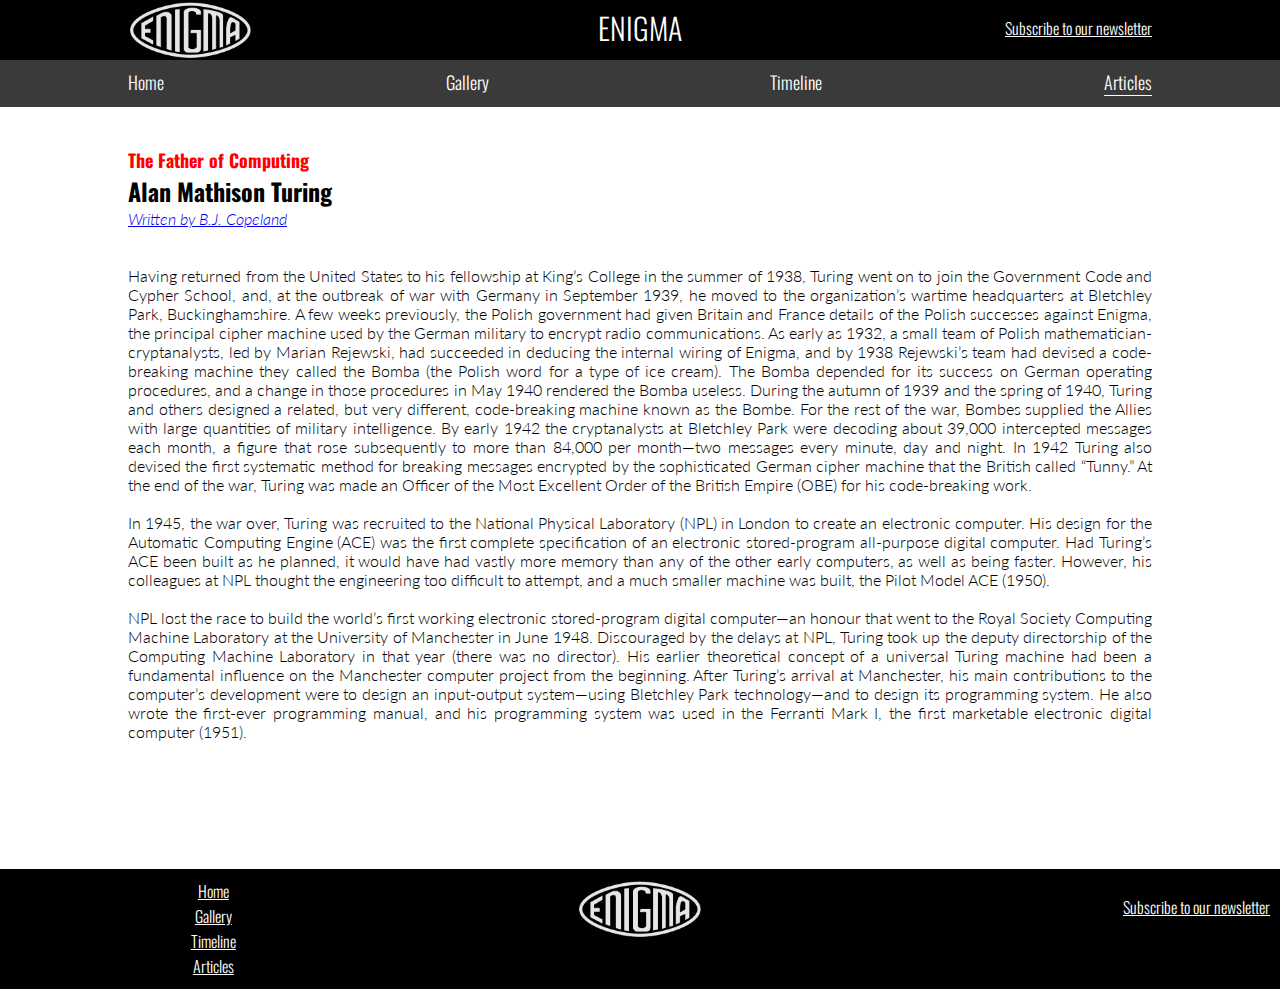
<file: articles/2c_alan_turing.html>
<!DOCTYPE html>
<html lang="en">

<head>
    <meta charset="UTF-8">
    <meta http-equiv="X-UA-Compatible" content="IE=edge">
    <meta name="viewport" content="width=device-width, initial-scale=1.0">
    <meta name="description" content="Enigma Code Breaking Historical Site">
    <meta name="keywords" content="Enigma, code, ww2, world war 2, history">

    <link rel="stylesheet" href="../assets/css/style.css">
    <title>Enigma</title>
</head>

<body>

    <!-- Standard Header for all Pages -->
    <header class="flex-container-header">
        <div>
            <a href="../index.html">
                <img class="logo" src="../assets/images/logo_2_comp.png" alt="Enigma Logo">
            </a>
        </div>
        <div>
            <p>ENIGMA</p>
        </div>
        <div>
            <a href="../subscribe.html" class="subscribe">
                Subscribe to our newsletter
            </a>
        </div>
    </header>
    
    <!-- Standard Navbar for all Pages - active page underline changes to reflect current page -->
    <nav class="navbar">
        <ul>
            <li>
                <a href="../index.html">Home</a>
            </li>
            <li>
                <a href="../gallery.html">Gallery</a>
            </li>
            <li>
                <a href="../timeline.html">Timeline</a>
            </li>
            <li>
                <a href="../articles.html" class="active">Articles</a>
            </li>
        </ul>
    </nav>

    <br>
    
    <!-- Article Section - Written and Credited to External Author-->
    <article class="content_page">
        <h1>The Father of Computing</h1>
        <h2>Alan Mathison Turing</h2>
        <a href="https://www.britannica.com/biography/Alan-Turing" target="_blank"><em>Written by B.J. Copeland</em></a>
    
        <br>
        <br>
    
        <p align="justify">
            Having returned from the United States to his fellowship at King’s College in the summer of 1938, Turing went on to join
            the Government Code and Cypher School, and, at the outbreak of war with Germany in September 1939, he moved to the
            organization’s wartime headquarters at Bletchley Park, Buckinghamshire. A few weeks previously, the Polish government
            had given Britain and France details of the Polish successes against Enigma, the principal cipher machine used by the
            German military to encrypt radio communications. As early as 1932, a small team of Polish mathematician-cryptanalysts,
            led by Marian Rejewski, had succeeded in deducing the internal wiring of Enigma, and by 1938 Rejewski’s team had devised
            a code-breaking machine they called the Bomba (the Polish word for a type of ice cream). The Bomba depended for its
            success on German operating procedures, and a change in those procedures in May 1940 rendered the Bomba useless. During
            the autumn of 1939 and the spring of 1940, Turing and others designed a related, but very different, code-breaking
            machine known as the Bombe. For the rest of the war, Bombes supplied the Allies with large quantities of military
            intelligence. By early 1942 the cryptanalysts at Bletchley Park were decoding about 39,000 intercepted messages each
            month, a figure that rose subsequently to more than 84,000 per month—two messages every minute, day and night. In 1942
            Turing also devised the first systematic method for breaking messages encrypted by the sophisticated German cipher
            machine that the British called “Tunny.” At the end of the war, Turing was made an Officer of the Most Excellent Order
            of the British Empire (OBE) for his code-breaking work.
            <br>
            <br>
            In 1945, the war over, Turing was recruited to the National Physical Laboratory (NPL) in London to create an electronic
            computer. His design for the Automatic Computing Engine (ACE) was the first complete specification of an electronic
            stored-program all-purpose digital computer. Had Turing’s ACE been built as he planned, it would have had vastly more
            memory than any of the other early computers, as well as being faster. However, his colleagues at NPL thought the
            engineering too difficult to attempt, and a much smaller machine was built, the Pilot Model ACE (1950).
            <br>
            <br>
            NPL lost the race to build the world’s first working electronic stored-program digital computer—an honour that went to
            the Royal Society Computing Machine Laboratory at the University of Manchester in June 1948. Discouraged by the delays
            at NPL, Turing took up the deputy directorship of the Computing Machine Laboratory in that year (there was no director).
            His earlier theoretical concept of a universal Turing machine had been a fundamental influence on the Manchester
            computer project from the beginning. After Turing’s arrival at Manchester, his main contributions to the computer’s
            development were to design an input-output system—using Bletchley Park technology—and to design its programming system.
            He also wrote the first-ever programming manual, and his programming system was used in the Ferranti Mark I, the first
            marketable electronic digital computer (1951).
        </p>
    </article>

    <!-- Standard Footer - shared across all pages -->
    <footer class="flex-container-footer">
        <div>
            <ul>
                <li>
                    <a href="../index.html">Home</a>
                </li>
                <li>
                    <a href="../gallery.html">Gallery</a>
                </li>
                <li>
                    <a href="../timeline.html">Timeline</a>
                </li>
                <li>
                    <a href="../articles.html">Articles</a>
                </li>
            </ul>
        </div>
        <div>
            <a href="../index.html">
                <img class="footer_logo" src="../assets/images/logo_2_comp.png" alt="Enigma Logo">
            </a>
        </div>
        <div>
            <a href="../subscribe.html" class="subscribe">
                Subscribe to our newsletter
            </a>
        </div>
    </footer>
</body>

</html>
</file>
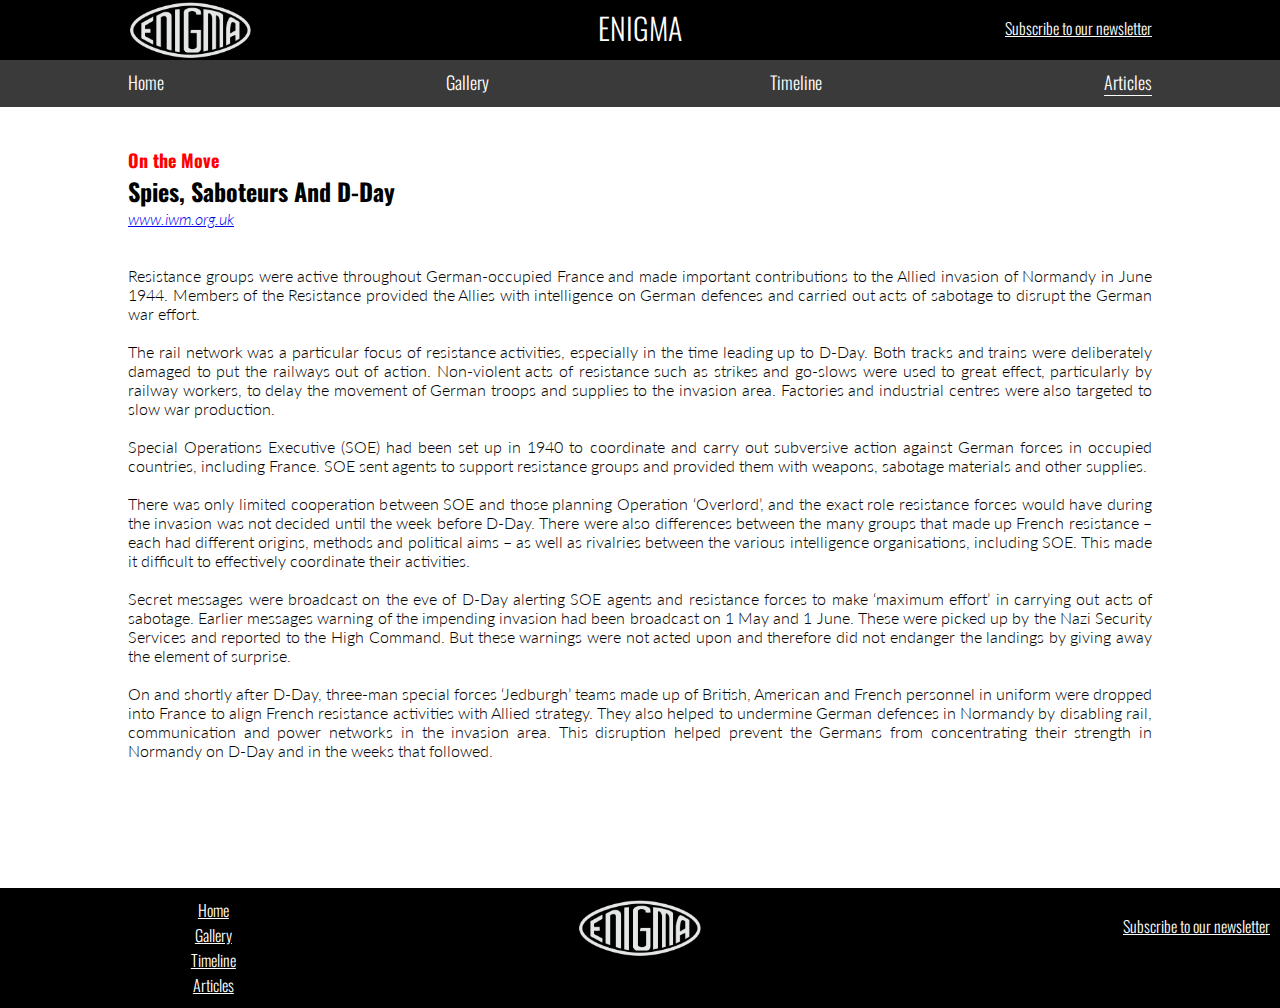
<file: articles/3a_movements_in_europe.html>
<!DOCTYPE html>
<html lang="en">

<head>
    <meta charset="UTF-8">
    <meta http-equiv="X-UA-Compatible" content="IE=edge">
    <meta name="viewport" content="width=device-width, initial-scale=1.0">
    <meta name="description" content="Enigma Code Breaking Historical Site">
    <meta name="keywords" content="Enigma, code, ww2, world war 2, history">

    <link rel="stylesheet" href="../assets/css/style.css">
    <title>Enigma</title>
</head>

<body>

    <!-- Standard Header for all Pages -->
    <header class="flex-container-header">
        <div>
            <a href="../index.html">
                <img class="logo" src="../assets/images/logo_2_comp.png" alt="Enigma Logo">
            </a>
        </div>
        <div>
            <p>ENIGMA</p>
        </div>
        <div>
            <a href="../subscribe.html" class="subscribe">
                Subscribe to our newsletter
            </a>
        </div>
    </header>
    
    <!-- Standard Navbar for all Pages - active page underline changes to reflect current page -->
    <nav class="navbar">
        <ul>
            <li>
                <a href="../index.html">Home</a>
            </li>
            <li>
                <a href="../gallery.html">Gallery</a>
            </li>
            <li>
                <a href="../timeline.html">Timeline</a>
            </li>
            <li>
                <a href="../articles.html" class="active">Articles</a>
            </li>
        </ul>
    </nav>

    <br>
    
    <!-- Article Section - Written and Credited to External Author-->
    <article class="content_page">
        <h1>On the Move</h1>
        <h2>Spies, Saboteurs And D-Day</h2>
        <a href="https://www.iwm.org.uk/history/spies-saboteurs-and-d-day"  target="_blank"><em>www.iwm.org.uk</em></a>
    
        <br>
        <br>
    
        <p align="justify">
            Resistance groups were active throughout German-occupied France and made important contributions to the Allied invasion
            of Normandy in June 1944. Members of the Resistance provided the Allies with intelligence on German defences and carried
            out acts of sabotage to disrupt the German war effort.
            <br>
            <br>
            The rail network was a particular focus of resistance activities, especially in the time leading up to D-Day. Both
            tracks and trains were deliberately damaged to put the railways out of action. Non-violent acts of resistance such as
            strikes and go-slows were used to great effect, particularly by railway workers, to delay the movement of German troops
            and supplies to the invasion area. Factories and industrial centres were also targeted to slow war production.
            <br>
            <br>
            Special Operations Executive (SOE) had been set up in 1940 to coordinate and carry out subversive action against German
            forces in occupied countries, including France. SOE sent agents to support resistance groups and provided them with
            weapons, sabotage materials and other supplies.
            <br>
            <br>
            There was only limited cooperation between SOE and those planning Operation ‘Overlord’, and the exact role resistance
            forces would have during the invasion was not decided until the week before D-Day. There were also differences between
            the many groups that made up French resistance – each had different origins, methods and political aims – as well as
            rivalries between the various intelligence organisations, including SOE. This made it difficult to effectively
            coordinate their activities.
            <br>
            <br>
            Secret messages were broadcast on the eve of D-Day alerting SOE agents and resistance forces to make ‘maximum effort’ in
            carrying out acts of sabotage. Earlier messages warning of the impending invasion had been broadcast on 1 May and 1
            June. These were picked up by the Nazi Security Services and reported to the High Command. But these warnings were not
            acted upon and therefore did not endanger the landings by giving away the element of surprise.
            <br>
            <br>
            On and shortly after D-Day, three-man special forces ‘Jedburgh’ teams made up of British, American and French personnel
            in uniform were dropped into France to align French resistance activities with Allied strategy. They also helped to
            undermine German defences in Normandy by disabling rail, communication and power networks in the invasion area. This
            disruption helped prevent the Germans from concentrating their strength in Normandy on D-Day and in the weeks that
            followed.
        </p>
    </article>

    <!-- Standard Footer - shared across all pages -->
    <footer class="flex-container-footer">
        <div>
            <ul>
                <li>
                    <a href="../index.html">Home</a>
                </li>
                <li>
                    <a href="../gallery.html">Gallery</a>
                </li>
                <li>
                    <a href="../timeline.html">Timeline</a>
                </li>
                <li>
                    <a href="../articles.html">Articles</a>
                </li>
            </ul>
        </div>
        <div>
            <a href="../index.html">
                <img class="footer_logo" src="../assets/images/logo_2_comp.png" alt="Enigma Logo">
            </a>
        </div>
        <div>
            <a href="../subscribe.html" class="subscribe">
                Subscribe to our newsletter
            </a>
        </div>
    </footer>
</body>

</html>
</file>
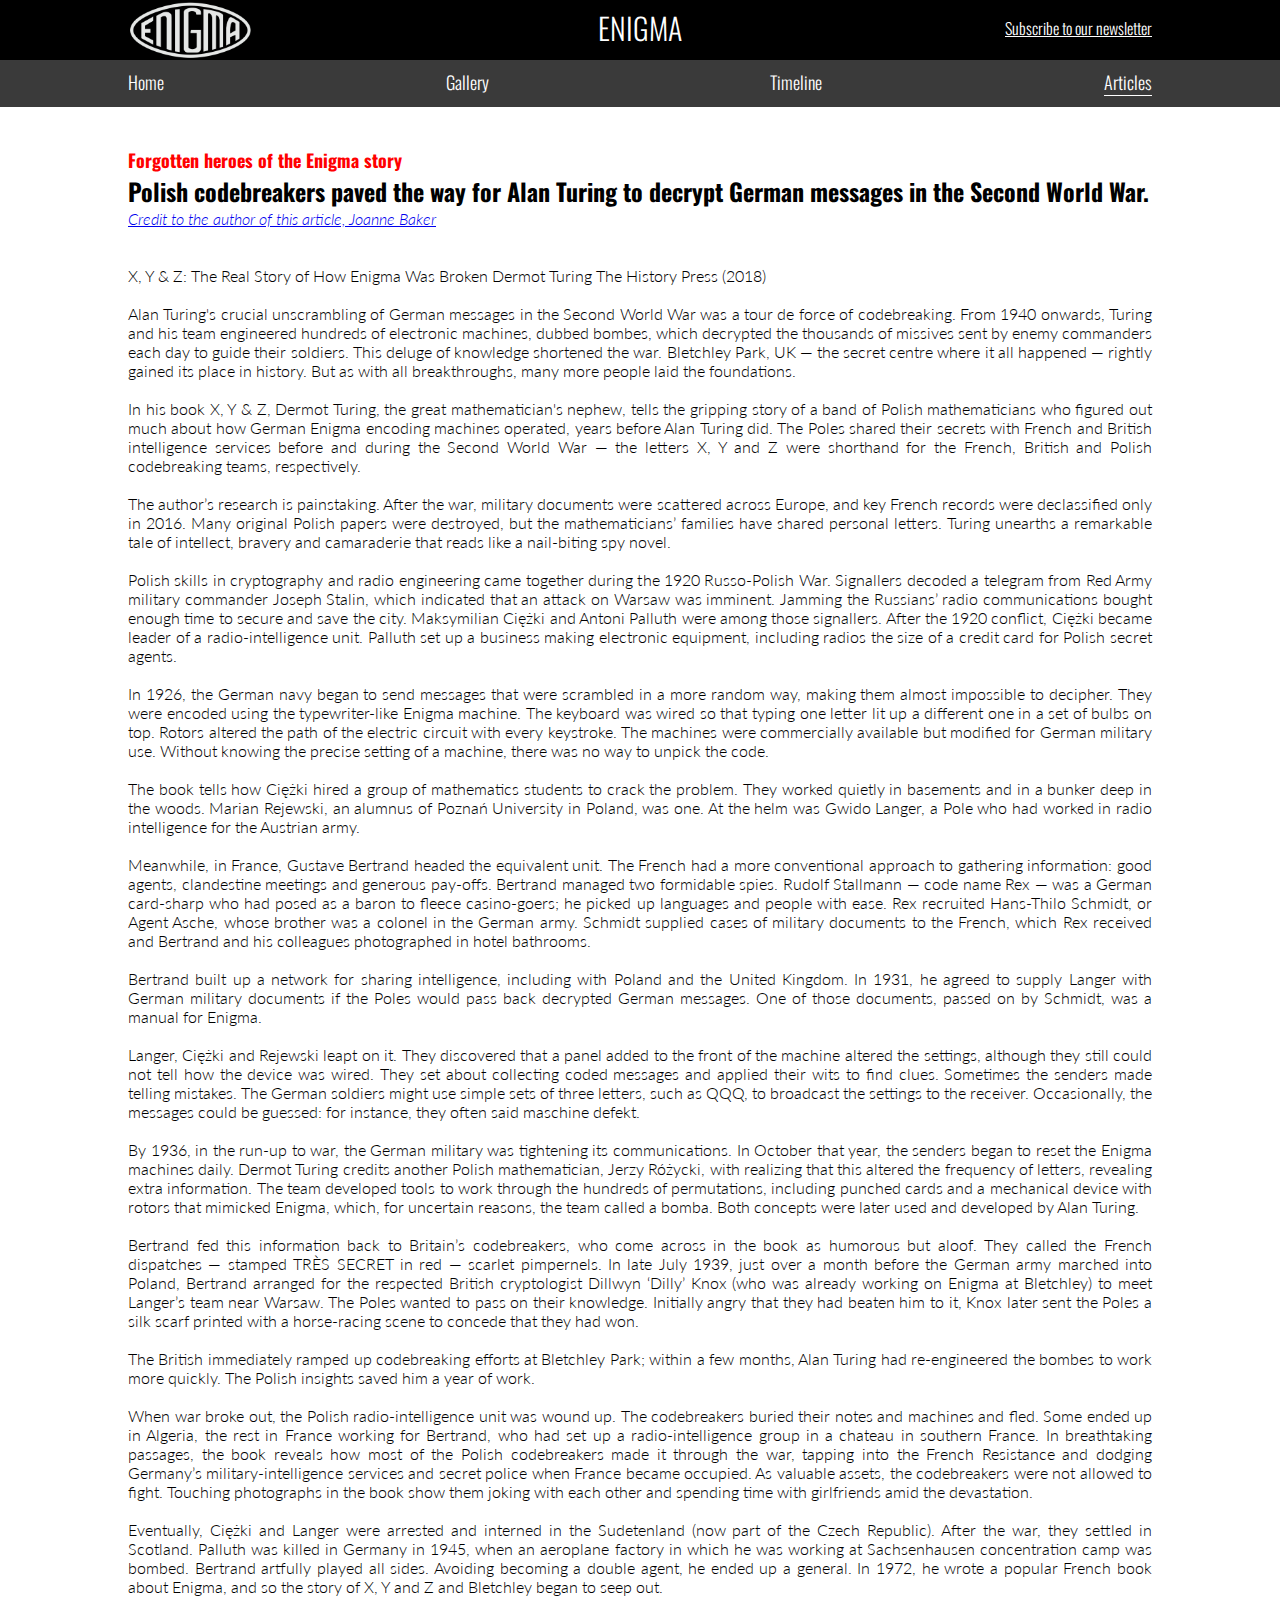
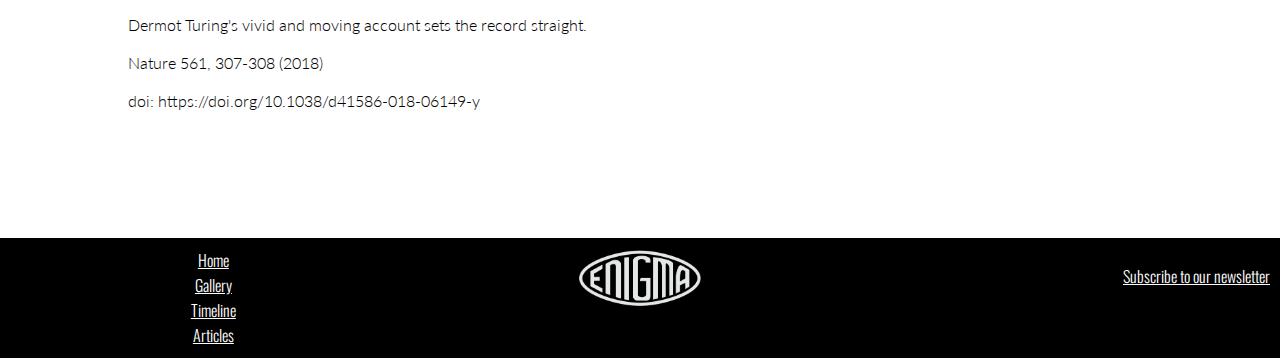
<file: articles/3b_forgotten_heroes.html>
<!DOCTYPE html>
<html lang="en">

<head>
    <meta charset="UTF-8">
    <meta http-equiv="X-UA-Compatible" content="IE=edge">
    <meta name="viewport" content="width=device-width, initial-scale=1.0">
    <meta name="description" content="Enigma Code Breaking Historical Site">
    <meta name="keywords" content="Enigma, code, ww2, world war 2, history">

    <link rel="stylesheet" href="../assets/css/style.css">
    <title>Enigma</title>
</head>

<body>

    <!-- Standard Header for all Pages -->
    <header class="flex-container-header">
        <div>
            <a href="../index.html">
                <img class="logo" src="../assets/images/logo_2_comp.png" alt="Enigma Logo">
            </a>
        </div>
        <div>
            <p>ENIGMA</p>
        </div>
        <div>
            <a href="../subscribe.html" class="subscribe">
                Subscribe to our newsletter
            </a>
        </div>
    </header>
    
    <!-- Standard Navbar for all Pages - active page underline changes to reflect current page -->
    <nav class="navbar">
        <ul>
            <li>
                <a href="../index.html">Home</a>
            </li>
            <li>
                <a href="../gallery.html">Gallery</a>
            </li>
            <li>
                <a href="../timeline.html">Timeline</a>
            </li>
            <li>
                <a href="../articles.html" class="active">Articles</a>
            </li>
        </ul>
    </nav>

    <br>

    <!-- Article Section - Written and Credited to External Author-->
    <article class="content_page">
        <h1>Forgotten heroes of the Enigma story</h1>
        <h2>Polish codebreakers paved the way for Alan Turing to decrypt German messages in the Second World War.</h2>
        <a href="https://www.nature.com/articles/d41586-018-06149-y#:~:text=In%201926%2C%20the%20German%20navy,set%20of%20bulbs%20on%20top." target="_blank"><em>Credit to the author of this article, Joanne Baker</em></a>
        <br>
        <br>
        <p align="justify">
            X, Y & Z: The Real Story of How Enigma Was Broken Dermot Turing The History Press (2018)
            <br>
            <br>
            Alan Turing's crucial unscrambling of German messages in the Second World War was a tour de force of codebreaking. From
            1940 onwards, Turing and his team engineered hundreds of electronic machines, dubbed bombes, which decrypted the
            thousands of missives sent by enemy commanders each day to guide their soldiers. This deluge of knowledge shortened the
            war. Bletchley Park, UK — the secret centre where it all happened — rightly gained its place in history. But as with all
            breakthroughs, many more people laid the foundations.
            <br>
            <br>
            In his book X, Y & Z, Dermot Turing, the great mathematician's nephew, tells the gripping story of a band of Polish
            mathematicians who figured out much about how German Enigma encoding machines operated, years before Alan Turing did.
            The Poles shared their secrets with French and British intelligence services before and during the Second World War —
            the letters X, Y and Z were shorthand for the French, British and Polish codebreaking teams, respectively.
            <br>
            <br>
            The author’s research is painstaking. After the war, military documents were scattered across Europe, and key French
            records were declassified only in 2016. Many original Polish papers were destroyed, but the mathematicians’ families
            have shared personal letters. Turing unearths a remarkable tale of intellect, bravery and camaraderie that reads like a
            nail-biting spy novel.
            <br>
            <br>
            Polish skills in cryptography and radio engineering came together during the 1920 Russo-Polish War. Signallers decoded a
            telegram from Red Army military commander Joseph Stalin, which indicated that an attack on Warsaw was imminent. Jamming
            the Russians’ radio communications bought enough time to secure and save the city. Maksymilian Ciężki and Antoni Palluth
            were among those signallers. After the 1920 conflict, Ciężki became leader of a radio-intelligence unit. Palluth set up
            a business making electronic equipment, including radios the size of a credit card for Polish secret agents.
            <br>
            <br>
            In 1926, the German navy began to send messages that were scrambled in a more random way, making them almost impossible
            to decipher. They were encoded using the typewriter-like Enigma machine. The keyboard was wired so that typing one
            letter lit up a different one in a set of bulbs on top. Rotors altered the path of the electric circuit with every
            keystroke. The machines were commercially available but modified for German military use. Without knowing the precise
            setting of a machine, there was no way to unpick the code.
            <br>
            <br>
            The book tells how Ciężki hired a group of mathematics students to crack the problem. They worked quietly in basements
            and in a bunker deep in the woods. Marian Rejewski, an alumnus of Poznań University in Poland, was one. At the helm was
            Gwido Langer, a Pole who had worked in radio intelligence for the Austrian army.
            <br>
            <br>
            Meanwhile, in France, Gustave Bertrand headed the equivalent unit. The French had a more conventional approach to
            gathering information: good agents, clandestine meetings and generous pay-offs. Bertrand managed two formidable spies.
            Rudolf Stallmann — code name Rex — was a German card-sharp who had posed as a baron to fleece casino-goers; he picked up
            languages and people with ease. Rex recruited Hans-Thilo Schmidt, or Agent Asche, whose brother was a colonel in the
            German army. Schmidt supplied cases of military documents to the French, which Rex received and Bertrand and his
            colleagues photographed in hotel bathrooms.
            <br>
            <br>
            Bertrand built up a network for sharing intelligence, including with Poland and the United Kingdom. In 1931, he agreed
            to supply Langer with German military documents if the Poles would pass back decrypted German messages. One of those
            documents, passed on by Schmidt, was a manual for Enigma.
            <br>
            <br>
            Langer, Ciężki and Rejewski leapt on it. They discovered that a panel added to the front of the machine altered the
            settings, although they still could not tell how the device was wired. They set about collecting coded messages and
            applied their wits to find clues. Sometimes the senders made telling mistakes. The German soldiers might use simple sets
            of three letters, such as QQQ, to broadcast the settings to the receiver. Occasionally, the messages could be guessed:
            for instance, they often said maschine defekt.
            <br>
            <br>
            By 1936, in the run-up to war, the German military was tightening its communications. In October that year, the senders
            began to reset the Enigma machines daily. Dermot Turing credits another Polish mathematician, Jerzy Różycki, with
            realizing that this altered the frequency of letters, revealing extra information. The team developed tools to work
            through the hundreds of permutations, including punched cards and a mechanical device with rotors that mimicked Enigma,
            which, for uncertain reasons, the team called a bomba. Both concepts were later used and developed by Alan Turing.
            <br>
            <br>
            Bertrand fed this information back to Britain’s codebreakers, who come across in the book as humorous but aloof. They
            called the French dispatches — stamped TRÈS SECRET in red — scarlet pimpernels. In late July 1939, just over a month
            before the German army marched into Poland, Bertrand arranged for the respected British cryptologist Dillwyn ‘Dilly’
            Knox (who was already working on Enigma at Bletchley) to meet Langer’s team near Warsaw. The Poles wanted to pass on
            their knowledge. Initially angry that they had beaten him to it, Knox later sent the Poles a silk scarf printed with a
            horse-racing scene to concede that they had won.
            <br>
            <br>
            The British immediately ramped up codebreaking efforts at Bletchley Park; within a few months, Alan Turing had
            re-engineered the bombes to work more quickly. The Polish insights saved him a year of work.
            <br>
            <br>
            When war broke out, the Polish radio-intelligence unit was wound up. The codebreakers buried their notes and machines
            and fled. Some ended up in Algeria, the rest in France working for Bertrand, who had set up a radio-intelligence group
            in a chateau in southern France. In breathtaking passages, the book reveals how most of the Polish codebreakers made it
            through the war, tapping into the French Resistance and dodging Germany’s military-intelligence services and secret
            police when France became occupied. As valuable assets, the codebreakers were not allowed to fight. Touching photographs
            in the book show them joking with each other and spending time with girlfriends amid the devastation.
            <br>
            <br>
            Eventually, Ciężki and Langer were arrested and interned in the Sudetenland (now part of the Czech Republic). After the
            war, they settled in Scotland. Palluth was killed in Germany in 1945, when an aeroplane factory in which he was working
            at Sachsenhausen concentration camp was bombed. Bertrand artfully played all sides. Avoiding becoming a double agent, he
            ended up a general. In 1972, he wrote a popular French book about Enigma, and so the story of X, Y and Z and Bletchley
            began to seep out.
            <br>
            <br>
            Dermot Turing's vivid and moving account sets the record straight.
            <br>
            <br>
            Nature 561, 307-308 (2018)
            <br>
            <br>
            doi: https://doi.org/10.1038/d41586-018-06149-y
        
        </p>
    </article>
    
    <!-- Standard Footer - shared across all pages -->
    <footer class="flex-container-footer">
        <div>
            <ul>
                <li>
                    <a href="../index.html">Home</a>
                </li>
                <li>
                    <a href="../gallery.html">Gallery</a>
                </li>
                <li>
                    <a href="../timeline.html">Timeline</a>
                </li>
                <li>
                    <a href="../articles.html">Articles</a>
                </li>
            </ul>
        </div>
        <div>
            <a href="../index.html">
                <img class="footer_logo" src="../assets/images/logo_2_comp.png" alt="Enigma Logo">
            </a>
        </div>
        <div>
            <a href="../subscribe.html" class="subscribe">
                Subscribe to our newsletter
            </a>
        </div>
    </footer>
</body>

</html>
</file>
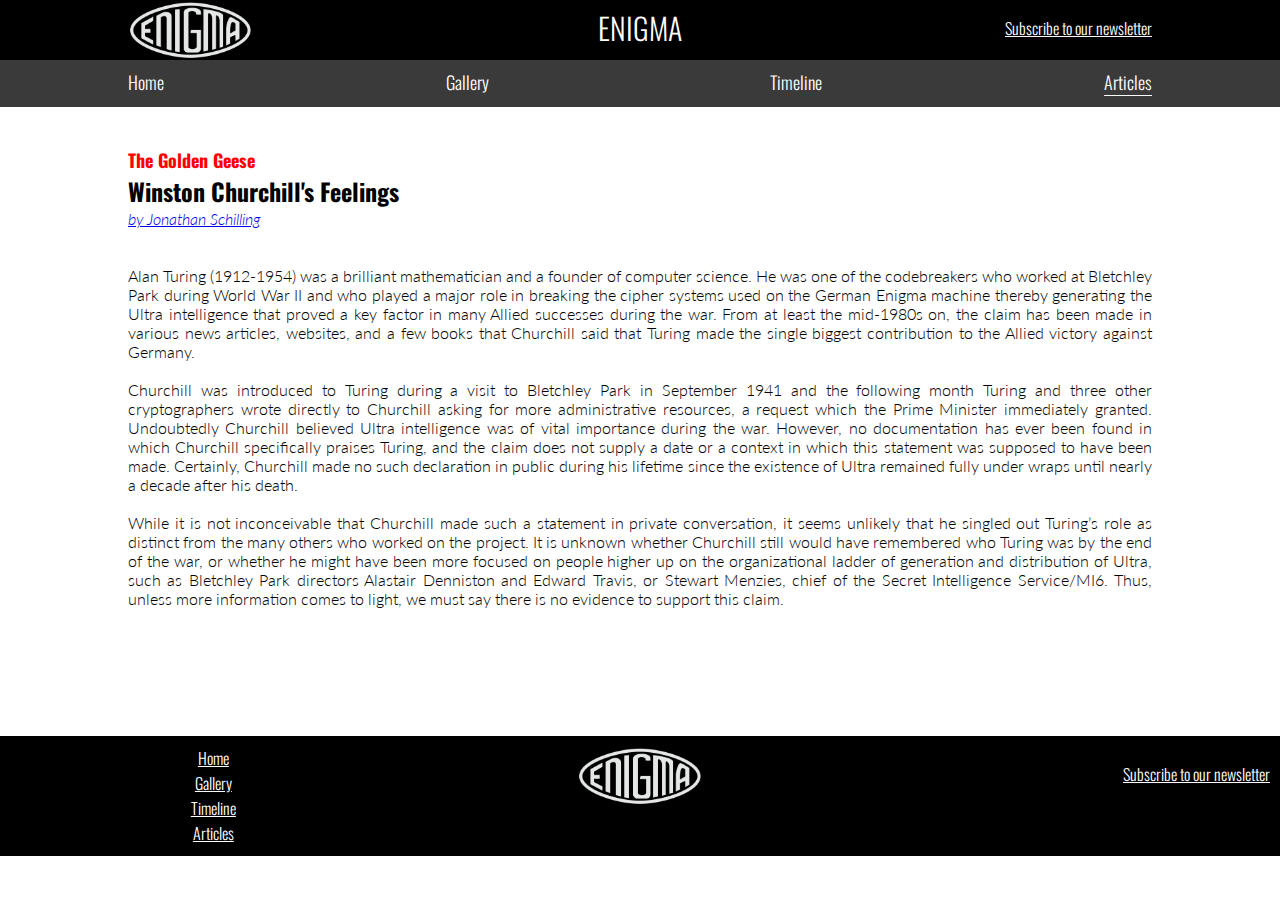
<file: articles/3c_winston_churchill.html>
<!DOCTYPE html>
<html lang="en">

<head>
    <meta charset="UTF-8">
    <meta http-equiv="X-UA-Compatible" content="IE=edge">
    <meta name="viewport" content="width=device-width, initial-scale=1.0">
    <meta name="description" content="Enigma Code Breaking Historical Site">
    <meta name="keywords" content="Enigma, code, ww2, world war 2, history">

    <link rel="stylesheet" href="../assets/css/style.css">
    <title>Enigma</title>
</head>

<body>

    <!-- Standard Header for all Pages -->
    <header class="flex-container-header">
        <div>
            <a href="../index.html">
                <img class="logo" src="../assets/images/logo_2_comp.png" alt="Enigma Logo">
            </a>
        </div>
        <div>
            <p>ENIGMA</p>
        </div>
        <div>
            <a href="../subscribe.html" class="subscribe">
                Subscribe to our newsletter
            </a>
        </div>
    </header>

    <!-- Standard Navbar for all Pages - active page underline changes to reflect current page -->
    <nav class="navbar">
        <ul>
            <li>
                <a href="../index.html">Home</a>
            </li>
            <li>
                <a href="../gallery.html">Gallery</a>
            </li>
            <li>
                <a href="../timeline.html">Timeline</a>
            </li>
            <li>
                <a href="../articles.html" class="active">Articles</a>
            </li>
        </ul>
    </nav>

    <br>
    
    <!-- Article Section - Written and Credited to External Author-->
    <article class="content_page">
        <h1>The Golden Geese</h1>
        <h2>Winston Churchill's Feelings</h2>
        <a href="https://winstonchurchill.org/resources/myths/churchill-turing-made-the-single-biggest-contribution-to-allied-victory/" target="_blank"><em>by Jonathan Schilling</em></a>
    
        <br>
        <br>
    
        <p align="justify">
            Alan Turing (1912-1954) was a brilliant mathematician and a founder of computer science. He was one of the codebreakers
            who worked at Bletchley Park during World War II and who played a major role in breaking the cipher systems used on the
            German Enigma machine thereby generating the Ultra intelligence that proved a key factor in many Allied successes during
            the war. From at least the mid-1980s on, the claim has been made in various news articles, websites, and a few books
            that Churchill said that Turing made the single biggest contribution to the Allied victory against Germany.
            <br>
            <br>
            Churchill was introduced to Turing during a visit to Bletchley Park in September 1941 and the following month Turing and
            three other cryptographers wrote directly to Churchill asking for more administrative resources, a request which the
            Prime Minister immediately granted. Undoubtedly Churchill believed Ultra intelligence was of vital importance during the
            war. However, no documentation has ever been found in which Churchill specifically praises Turing, and the claim does
            not supply a date or a context in which this statement was supposed to have been made. Certainly, Churchill made no such
            declaration in public during his lifetime since the existence of Ultra remained fully under wraps until nearly a decade
            after his death.
            <br>
            <br>
            While it is not inconceivable that Churchill made such a statement in private conversation, it seems unlikely that he
            singled out Turing’s role as distinct from the many others who worked on the project. It is unknown whether Churchill
            still would have remembered who Turing was by the end of the war, or whether he might have been more focused on people
            higher up on the organizational ladder of generation and distribution of Ultra, such as Bletchley Park directors
            Alastair Denniston and Edward Travis, or Stewart Menzies, chief of the Secret Intelligence Service/MI6. Thus, unless
            more information comes to light, we must say there is no evidence to support this claim.
        </p>
    </article>

    <!-- Standard Footer - shared across all pages -->
    <footer class="flex-container-footer">
        <div>
            <ul>
                <li>
                    <a href="../index.html">Home</a>
                </li>
                <li>
                    <a href="../gallery.html">Gallery</a>
                </li>
                <li>
                    <a href="../timeline.html">Timeline</a>
                </li>
                <li>
                    <a href="../articles.html">Articles</a>
                </li>
            </ul>
        </div>
        <div>
            <a href="../index.html">
                <img class="footer_logo" src="../assets/images/logo_2_comp.png" alt="Enigma Logo">
            </a>
        </div>
        <div>
            <a href="../subscribe.html" class="subscribe">
                Subscribe to our newsletter
            </a>
        </div>
    </footer>
</body>

</html>
</file>
<file: assets/css/style.css>
/* Fonts - Import Links from Google Fonts */
@import url('https://fonts.googleapis.com/css2?family=Lato:wght@300&display=swap');
@import url('https://fonts.googleapis.com/css2?family=Oswald:wght@600&display=swap');

/* Wildcard - Default Page Margins */
* {
    margin: 0;
    padding: 0;
    border: none;
    box-sizing: border-box;
}

/* Default Body Text Settings */
body {
    font-family: Lato, sans-serif;
    font-weight: 300;
    background-color: #ffffff;
}

/* HEADER, LOGO AND SUBSCRIBE */

.flex-container-header {
    display: flex;
    flex-direction: row;
    background-color: rgb(0, 0, 0);
    justify-content: center;
    width: 100%;
    padding-left: 10%;
    padding-right: 10%;
    position: fixed;
    z-index: 11;
}

/* Header broken into horizontal thirds */
.flex-container-header>div {
    width: calc(100% / 3);
    height: 2em;
    text-align: center;
    line-height: 1.85em;
    font-size: 30px;
    color: white;
    font-family: Oswald, sans-serif;
}

/* Header logo - Top Right */
.logo {
    display: flex;
    height: 2em;
    line-height: 1.5em;
    justify-content: flex-start;
}

/* Header Subscribe link - Top Right */
.subscribe {
    display: flex;
    flex-direction: row;
    justify-content: flex-end;
    color: #ffffff;
    font-size: medium;
    line-height: 1.5em;
    margin-top: 1em;
}

/* NAVIGATION BAR */

.navbar {
    width: 100%;
    background: #3a3a3a;
    height: 3em;
    position: fixed;
    margin-top: 3.7em;
    z-index: 10;

}

/* Nav unordered list */
.navbar ul {
    display: flex;
    justify-content: space-between;
    margin-left: 10%;
    margin-right: 10%;
}

/* Nav headings */
.navbar li {
    font-size: 110%;
    color: white;
    list-style-type: none;
    margin-top: 10px;
    font-family: Oswald, sans-serif;
    font-size: large;
}

/* Nav links */
.navbar a {
    text-decoration: none;
    color: inherit;
}

/* Nav hover underline effect */
.navbar a:hover {
    border-bottom: 1px solid #ffffff;
}

/* Nav active page fixed underline */
.active {
    border-bottom: 1px solid #ffffff
}

/* FOOTER */

.flex-container-footer {
    display: flex;
    flex-direction: row;
    background-color: #000000;
    justify-content: center;
    width: 100%;
}

/* Footer divs are separated into 3rds similar to header */
.flex-container-footer>div {
    width: calc(100% / 3);
    height: 100px;
    margin: 10px;
    text-align: center;
    line-height: 60px;
    font-size: 30px;
    color: white;
    font-family: Oswald, sans-serif;
}

/* Footer Nav links in unordered list */
.flex-container-footer ul {
    font-size: medium;
    list-style-type: none;
    line-height: 25px;
    color: white;
}

/* Footer Nav links */
.flex-container-footer a {
    color: white;
}

/* Footer logo - center */
.footer_logo {
    height: 2em;
    line-height: 1.5em;
}

/* HOMEPAGE */

/* Hero Image with Text - Section 1 */
#section_1 {
    display: flex;
    flex-direction: row;
    background-color: #3a3a3a;
    justify-content: center;
    width: 80%;
    margin-left: 10%;
    margin-top: 7em;
}

/* Hero Image Container within section */
#hero_div {
    width: 100%;
    height: 100%;
}

/* Hero Image settings */
#hero {
    width: inherit;
    height: inherit;
    object-fit: cover;
    border: 2px solid #3a3a3a;
}

/* Hero Image accompanying text */
#hero_div_text {
    display: flex;
    flex-direction: column;
    justify-content: center;
    width: 60%;
    height: 50%;
    color: white;
    margin: 1%;
    align-items: center;
}

/* Hero text settings */
#hero_div_text p {
    font-weight: 400;
    text-align: center;
}

#section_1 h1 {
    color: yellow;
    font-family: Oswald, sans-serif;
    align-content: center;
}

#section_1 h3 {
    color: red;
    font-family: Oswald, sans-serif;
    align-content: center;
}

#section_1 h4 {
    font-style: italic;
    font-size: small;
}

/* H-rule Styling */
#hr_1 {
    margin-left: 10%;
}

hr {
    height: 5px;
    width: 100%;
    color: black;
    z-index: 200;
    margin-top: 5px;
    margin-bottom: 5px;
    border-top: 1px solid black;
}

/* Homepage section with 3 divisions */
#section_2 {
    display: flex;
    flex-direction: row;
    justify-content: center;
}

/* Section 2 container for image and description */
#section_2 .article_intro_2 {
    width: 27.5%;
    height: 50%;
    padding: 2%;
}

/* Section 2 Image Container */
#section_2 .article_intro_2 .photo_sec_2a {
    width: 100%;
    height: 20em;
}

/* Section 2 Image */
#section_2 .article_intro_2 .photo_sec_2a .photo_sec_2b {
    width: inherit;
    height: inherit;
    object-fit: cover;
    border: 2px solid black;
}

/* Section 2 text settings */

#section_2 h1 {
    color: red;
    font-family: Oswald, sans-serif;
    font-size: large;
}

#section_2 h2 {
    color: black;
    font-family: Oswald, sans-serif;
}

#section_2 p {
    font-weight: 400;
}

/* Homepage Container for 2 parrallel groups of article intros */
#bottom_section {
    display: flex;
    flex-direction: row;
    justify-content: space-between;
    align-items: flex-start;
    width: 80%;
    margin-right: 10%;
    margin-left: 10%;
}

/* H-rule styling */
#hr_3 {
    margin-left: 0;
}

/* Homepage Bottom Left Flex container */
#section_3 {
    display: flex;
    flex-direction: column;
    justify-content: flex-start;
    align-items: flex-start;
    width: 70%;
    margin-top: 2%;
    height: 100%
}


/* Section 3 image and article text container */
#section_3 .article_intro_3 {
    position: relative;
    width: 100%;
    display: flex;
    flex-direction: row;
    justify-content: flex-start;
    margin-top: 2%;

}

/* Section 3 image container */
#section_3 .article_intro_3 .photo_sec_3a {
    width: 40%;
}

/* Section 3 image */
#section_3 .article_intro_3 .photo_sec_3a .photo_sec_3b {
    width: 100%;
    height: inherit;
    object-fit: cover;
    border: 1px solid black;
}

/* Section 3 text accompanying image */
#section_3 .article_intro_3 .text_sec_3 {
    width: 50%;
    height: 100%;
    padding-left: 3%
}

/* Section 2 text settings */

#section_3 h1 {
    color: red;
    font-family: Oswald, sans-serif;
    font-size: large;
}

#section_3 h2 {
    color: black;
    font-family: Oswald, sans-serif;
}

#section_3 p {
    font-weight: 400;
}

/* Homepage Section 4 container for 4 small article links */
#section_4 {
    display: flex;
    flex-direction: column;
    justify-content: center;
    align-items: center;
    margin-top: 2%;
    width: 30%;
    height: 100%;
}

/* Section 4 image and text container */
#section_4 .article_intro_4 {
    position: relative;
    width: 100%;
    display: flex;
    flex-direction: column;
    justify-content: center;
    align-items:center;
    margin-top: 2%;
}

/* Section 4 image container */
#section_4 .article_intro_4 .photo_sec_4a {
    width: 50%;
    height: 10em;
}

/* Section 4 image relating to article */
#section_4 .article_intro_4 .photo_sec_4a .photo_sec_4b {
    width: 100%;
    height: inherit;
    object-fit: cover;
    border: 1px solid black;
}

/* Section 4 text relating to article */
#section_4 .article_intro_4 .text_sec_4 {
    display: flex;
    flex-direction: column;
    justify-content: center;
    width: 100%;
    height: 100%;
    align-items: center;
}

/* Section 2 text settings */

#section_4 h1 {
    color: black;
    font-family: Lato, sans-serif;
    font-size: large;
    align-content: center;
}

#section_4 h2 {
    color: black;
    font-family: Oswald, sans-serif;
    font-size: medium;
    align-content: center;
}

#section_4 h3 {
    font-weight: 400;
    font-family: Oswald, sans-serif;
    font-size: medium;
    color: red;
    align-content: center;
}

/* TIMELINE */

/* Timeline vertical ruler */
.timeline {
    position: relative;
    max-width: 1200px;
    margin: 0 auto;
}

/* Timeline vertical ruler styling */
.timeline::after {
    content: '';
    position: absolute;
    width: 6px;
    background-color: rgb(179, 18, 18);
    top: 0;
    bottom: 0;
    left: 50%;
    margin-left: -3px;
}

/* Container for each timeline date entry */
.container {
    padding: 10px 40px;
    position: relative;
    background-color: inherit;
    width: 50%;
}

/* Timeline date circles */
.container::after {
    content: '';
    position: absolute;
    width: 25px;
    height: 25px;
    right: -17px;
    background-color: rgb(255, 255, 255);
    border: 4px solid red;
    top: 15px;
    border-radius: 50%;
    z-index: 1;
}

/* Timeline container place left */
.left {
    left: 0;
}

/* Timeline container place right */
.right {
    left: 50%;
}

/* left container arrows */
.left::before {
    content: " ";
    height: 0;
    position: absolute;
    top: 22px;
    width: 0;
    z-index: 1;
    right: 30px;
    border: medium solid red;
    border-width: 10px 0 10px 10px;
    border-color: transparent transparent transparent #3a3a3a;
}

/* Right container arrows */
.right::before {
    content: " ";
    height: 0;
    position: absolute;
    top: 22px;
    width: 0;
    z-index: 1;
    left: 30px;
    border: medium solid #3a3a3a;
    border-width: 10px 10px 10px 0;
    border-color: transparent #3a3a3a transparent transparent;
}

/* Fix right circles */
.right::after {
    left: -16px;
}

/* Timeline date content */
.content {
    padding: 20px 30px;
    background-color: #3a3a3a;
    position: relative;
    border-radius: 6px;
    color: #ffffff;
}

/* GALLERY PAGE */

/* Gallery Page Flexbox */
.gallery-container {
    max-width: 1224px;
    width: 80%;
    margin: auto;
    padding: 10% 0;
}

/* Gallery Text Settings */
.gallery-container h2 {
    font-family: Oswald, sans-serif;
    margin-top: 2.5em;
}

.gallery-container h4 {
    font-family: Oswald, sans-serif;
}

.title {
    margin-bottom: 2rem;
}

/* Gallery flex container for all columns */
div .photo-gallery {
    width: 92%;
    height: auto;
    padding: 0;
    margin: 0 auto;
    display: flex;
    flex-direction: row;
    align-items: flex-start;
    align-content: flex-start;
}

/* Gallery flex container for column content */
div.photo-gallery .gallery-column {
    margin: 0 auto;
    width: 100%;
    display: flex;
    flex-direction: column;
    align-items: flex-start;
    align-content: flex-start;
}

/* Gallery container for image */
div.photo-gallery .gallery-column .photo {
    width: 100%;
    height: auto;
    margin: auto;
    padding: 6px;
    background-color: #ffffff;
    position: relative;
    border-radius: 5px;
}

/* Gallery images settings */
div.photo-gallery .gallery-column .photo img {
    width: 100%;
    height: auto;
    position: relative;
    display: block;
    opacity: 1;
    backface-visibility: hidden;
    transition: 0.5s;
    border-radius: 5px;
}

/* Image hover effect settings for overlaying text */
div.photo-gallery .gallery-column .photo:hover img {
    background-color: #3a3a3a;
    opacity: 0.2;
}

/* Gallery image text overlay */
.gallery-column .photo .overlay {
    display: flex;
    position: absolute;
    text-align: center;
    flex-direction: row;
    justify-content: center;
    align-items: center;
    width: 90%;
    height: 90%;
    top: 5%;
    left: 5%;
    z-index: 3;
    transition: 0.5s;
    transform: scale(0);
    transform-origin: center;
    border-radius: 5px;
    background-color: #3a3a3a;
    color: #ffffff;
}

/* Gallery overlay text settings during hover */
.gallery-column .photo:hover .overlay {
    transform: scale(1);
    box-shadow: 0 0 0 10px #3a3a3a;
    opacity: .9;
}

.gallery-column .photo .overlay .text {
    text-align: center;
}

/* Articles Grid Page */

.articles_grid {
    display: flex;
    flex-direction: column;
    margin-top: 5%;
}

/* Articles flex container for row of three Article image and text sections */
.article_row {
    display: flex;
    flex-direction: row;
    justify-content: center;
}

/* Articles row item container with image and text */
.articles_grid .article_row .article_row_item {
    width: 27.5%;
    height: 50%;
    padding: 2%;
}

/* Articles image container */
.articles_grid .article_row .article_row_item .article_pic_bounding {
    width: 100%;
    height: 20em;
}

/* Article image */
.articles_grid .article_row .article_row_item .article_pic_bounding .article_pic {
    width: inherit;
    height: inherit;
    object-fit: cover;
    border: 2px solid black;
}

.articles_grid .article_row .article_row_item {
    text-decoration: none;
}

.articles_grid h1 {
    font-family: Oswald, sans-serif;
    text-decoration: none;
    color: red;
}

.articles_grid h2 {
    font-family: Oswald, sans-serif;
    text-decoration: none;
    color: black;
}

/* Winston Churchill image position fix settings */
.articles_grid .article_row .article_row_item .article_pic_bounding #winston_churchill {
    object-fit: cover;
    object-position: right top;
}

/* SUBSCRIBE PAGE */

/* Subscription form */
form {
    display: flex;
    margin-top: 10%;
    justify-content: center;
}

/* Image on subscribe page */
#subscribe_image {
    margin-top:20%;
    margin-left:40%;
    width: 20%;
    height:20%;
}

/* Subscribe text input settings */
input[type=text] {
    width: 100%;
    padding: 15px;
    margin: 5px 0 22px 0;
    display: inline-block;
    border: none;
    background: #f1f1f1;
}

/* Focus effect settings - colour change on selected input box */
input[type=text]:focus {
    background-color: #ddd;
    outline: none;
}

/* H-rule settings */
subscribe_div hr {
    border: 1px solid #f1f1f1;
    margin-bottom: 25px;
}

/* Subscribe button settings */
button {
    background-color: #04AA6D;
    color: white;
    padding: 14px 20px;
    margin: 8px 0;
    border: none;
    cursor: pointer;
    width: 100%;
    opacity: 0.9;
}

/* Subscribe button hover effect */
button:hover {
    opacity: 1;
}

/* Cancel button settings */
.cancelbtn {
    padding: 14px 20px;
    background-color: #f44336;
}

/* Button position setting */
.cancelbtn, .signupbtn {
    float: left;
    width: 40%;
    margin: 5%
}

/* Subscribe div settings */
.subscribe_div {
    padding: 16px;
}

/* display and alignment settings for subscribe and cancel buttons */
.buttons::after {
    content: "";
    clear: both;
    display: table;
}

/* ARTICLE PAGES */

/* Articles flex container for content */
.content_page {
    display: flex;
    flex-direction: column;
    margin: 10%;
    justify-content: center;
}

/* Articles text settings */
.content_page h1 {
    font-family: Oswald, sans-serif;
    font-size: large;
    color: red;
}

.content_page h2 {
    font-family: Oswald, sans-serif;
    font-size: x-large;
    color: black;
}

.content_page h3 {
    font-family: Oswald, sans-serif;
    font-size: medium;
    color: black;
}

.content_page p {
    font-family: Lato, sans-serif;
    font-size: medium;
    color: black;
}

/* MEDIA QUERIES */


/* Desktops, large screens - 1025px — 1200px - Responsive Settings*/
@media screen and (max-width: 1200px) {

    /* Section 2 Image Container */
    #section_2 .article_intro_2 .photo_sec_2a {
        height: 15em;
    }

}

/* Small screens, laptops - 769px — 1024px - Responsive Settings*/
@media screen and (max-width: 1024px) {

    /* Section 2 Image Container */
    #section_2 .article_intro_2 .photo_sec_2a {
        height: 10em;
    }

    .articles_grid .article_row .article_row_item .article_pic_bounding {
        height: 15em;
        width: 15em;
    }

}

/* iPads, Tablets - 481px — 768px - Responsive Settings*/
@media screen and (max-width: 768px) {

    .flex-container-header {
        padding-left: 3%;
        padding-right: 3%;
    }

    /* Nav unordered list */
    .navbar ul {
        margin-left: 3%;
        margin-right: 3%;
    }

    /* Header - Subscribe */
    .subscribe {
        flex-direction: column;
        justify-content: center;
        font-size: small;
        line-height: 1.5em;
        margin-top: 1em;
    }

    .flex-container-footer {
        width: 52em
    }

    /* Homepage - Section 1 */
    #section_1 {
        width: 52em;
        margin-left: 0;
        margin-right: 0;
        padding-left: 0;
        padding-right: 0;
        flex-direction: column;
        margin-top: 0;
    }


    #hero_div_text {
        width: 94%;
        height: 50%;
        padding-left: 3%;
        padding-right: 3%;
    }

    #section_2 {
        flex-direction: column;
        justify-content: center;
        align-items: center;
        width: 100%;
    }

    /* Section 2 container for image and description */
    #section_2 .article_intro_2 {
        display: flex;
        flex-direction: row;
        width: 94%;
        padding-left: 3%;
        padding-right: 3%;
    }

    /* Section 2 Image Container */
    #section_2 .article_intro_2 .photo_sec_2a {
        width: 10em;
        height: 10em;
    }

    #bottom_section {
        flex-direction: column;
        justify-content: space-between;
        align-items: center;
        width: 100%;
    }

    #section_3 {
        justify-content: center;
        align-items: center;
        width: 94%;
        margin-left: 3%;
        margin-right: 3%;
    }

    #section_4 {
        width: 94%;
        margin-left: 3%;
        margin-right: 3%;
    }

    /* Place the timelime to the left */
    .timeline::after {
        left: 31px;
    }

    /* Full-width containers */
    .container {
        width: 100%;
        padding-left: 70px;
        padding-right: 25px;
    }

    /* Make sure that all arrows are pointing leftwards */
    .container::before {
        left: 60px;
        border: medium solid white;
        border-width: 10px 10px 10px 0;
        border-color: transparent white transparent transparent;
    }

    /* Make sure all circles are at the same spot */
    .left::after,
    .right::after {
        left: 15px;
    }

    /* Make all right containers behave like the left ones */
    .right {
        left: 0%;
    }

    /* Gallery Responsive Settings */
    div .photo-gallery {
        flex-direction: column;
        justify-content: center;
        align-items: center;
    }

    .article_row {
        flex-direction: column;
        width: 94%;
        margin-left: 3%;
        margin-right: 3%;
        justify-content: center;
        align-items: center;
    }

    .articles_grid .article_row .article_row_item {
        width: 50%;
        justify-content: center;
        align-items: center;
    }

    .flex-container-footer {
        width: 94%;
        margin-left: 3%;
        margin-right: 3%;
    }
}

/* Mobile devices - 320px — 480px - Responsive Settings*/
@media screen and (max-width: 480px) {

    .logo {
        height: 1.5em;
        padding-top: .25em;
    }

    #section_1 {
        width: 33em;
    }

    /* Section 2 container for image and description */
    #section_2 .article_intro_2 {
        display: flex;
        flex-direction: column;
        width: 94%;
        padding-left: 3%;
        padding-right: 3%;
    }

    /* Section 2 Image Container */
    #section_2 .article_intro_2 .photo_sec_2a {
        width: 480px;
        height: 480px;
    }

    /* Subscribe Page */
    .cancelbtn,
    .signupbtn {
        width: 100%;
    }

    .articles_grid .article_row .article_row_item .article_pic_bounding {
        height: 10em;
    }

    .flex-container-header div p {
        font-size: x-large;
    }
}
</file>
